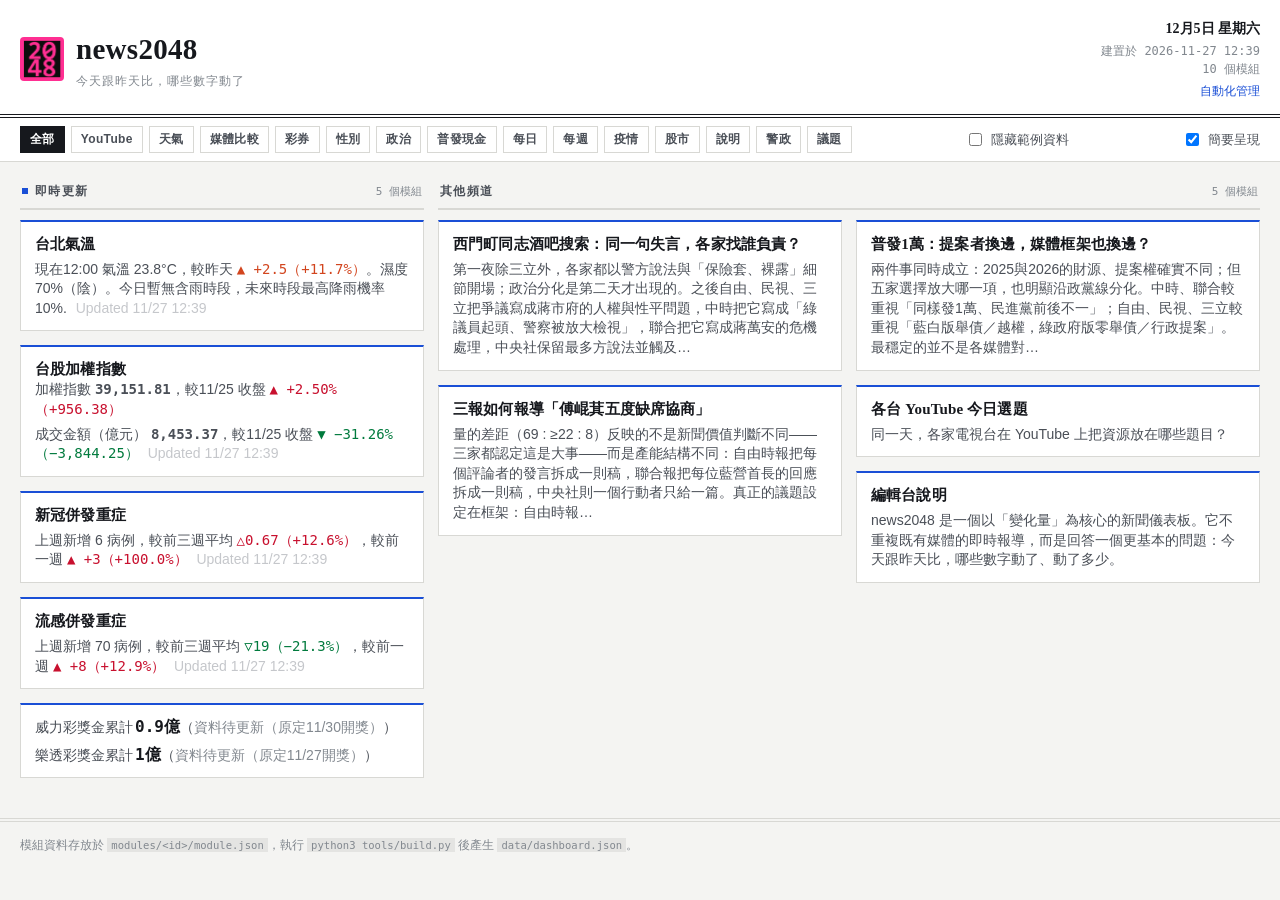
<file: index.html>
<!DOCTYPE html>
<html lang="zh-Hant">
<head>
<meta charset="utf-8">
<meta name="viewport" content="width=device-width, initial-scale=1">
<title>news2048</title>
<meta name="description" content="以「變化量」為核心的新聞儀表板">
<link rel="icon" type="image/png" href="assets/img/favicon.png">
<link rel="stylesheet" href="assets/css/dashboard.css?v=20261009-light">
</head>
<body>

<header class="site-head">
  <div class="wrap head-inner">
    <div class="brand">
      <img class="brand-logo" src="assets/img/logo.png" width="44" height="44" alt="news2048">
      <div class="brand-text">
        <h1>news2048</h1>
        <p class="tagline">今天跟昨天比，哪些數字動了</p>
      </div>
    </div>
    <div class="build-info">
      <span class="current-date" id="current-date">—</span>
      <span id="build-time">—</span>
      <span id="build-count"></span>
      <a class="management-link" href="automation.html">自動化管理</a>
    </div>
  </div>
</header>

<nav class="filter-bar">
  <div class="wrap filter-inner">
    <div class="chips" id="tag-filters"></div>
    <label class="toggle">
      <input type="checkbox" id="hide-sample">
      <span>隱藏範例資料</span>
    </label>
    <label class="toggle">
      <input type="checkbox" id="compact-all" checked>
      <span>簡要呈現</span>
    </label>
  </div>
</nav>

<main class="wrap">
  <div class="grid" id="grid"></div>
  <p class="empty" id="empty" hidden>沒有符合條件的模組。</p>
</main>

<div class="detail-modal" id="detail-modal" hidden>
  <div class="detail-modal-backdrop" data-close-modal></div>
  <section class="detail-modal-panel" role="dialog" aria-modal="true" aria-labelledby="detail-modal-title">
    <div class="detail-modal-head">
      <h2 id="detail-modal-title">詳細閱讀</h2>
      <button class="detail-modal-close" type="button" aria-label="關閉詳細閱讀" data-close-modal>×</button>
    </div>
    <div class="detail-modal-content" id="detail-modal-content"></div>
  </section>
</div>

<footer class="site-foot">
  <div class="wrap">
    <p>模組資料存放於 <code>modules/&lt;id&gt;/module.json</code>，執行 <code>python3 tools/build.py</code> 後產生 <code>data/dashboard.json</code>。</p>
  </div>
</footer>

<script src="assets/js/app.js?v=20260910-logo"></script>
</body>
</html>
</file>
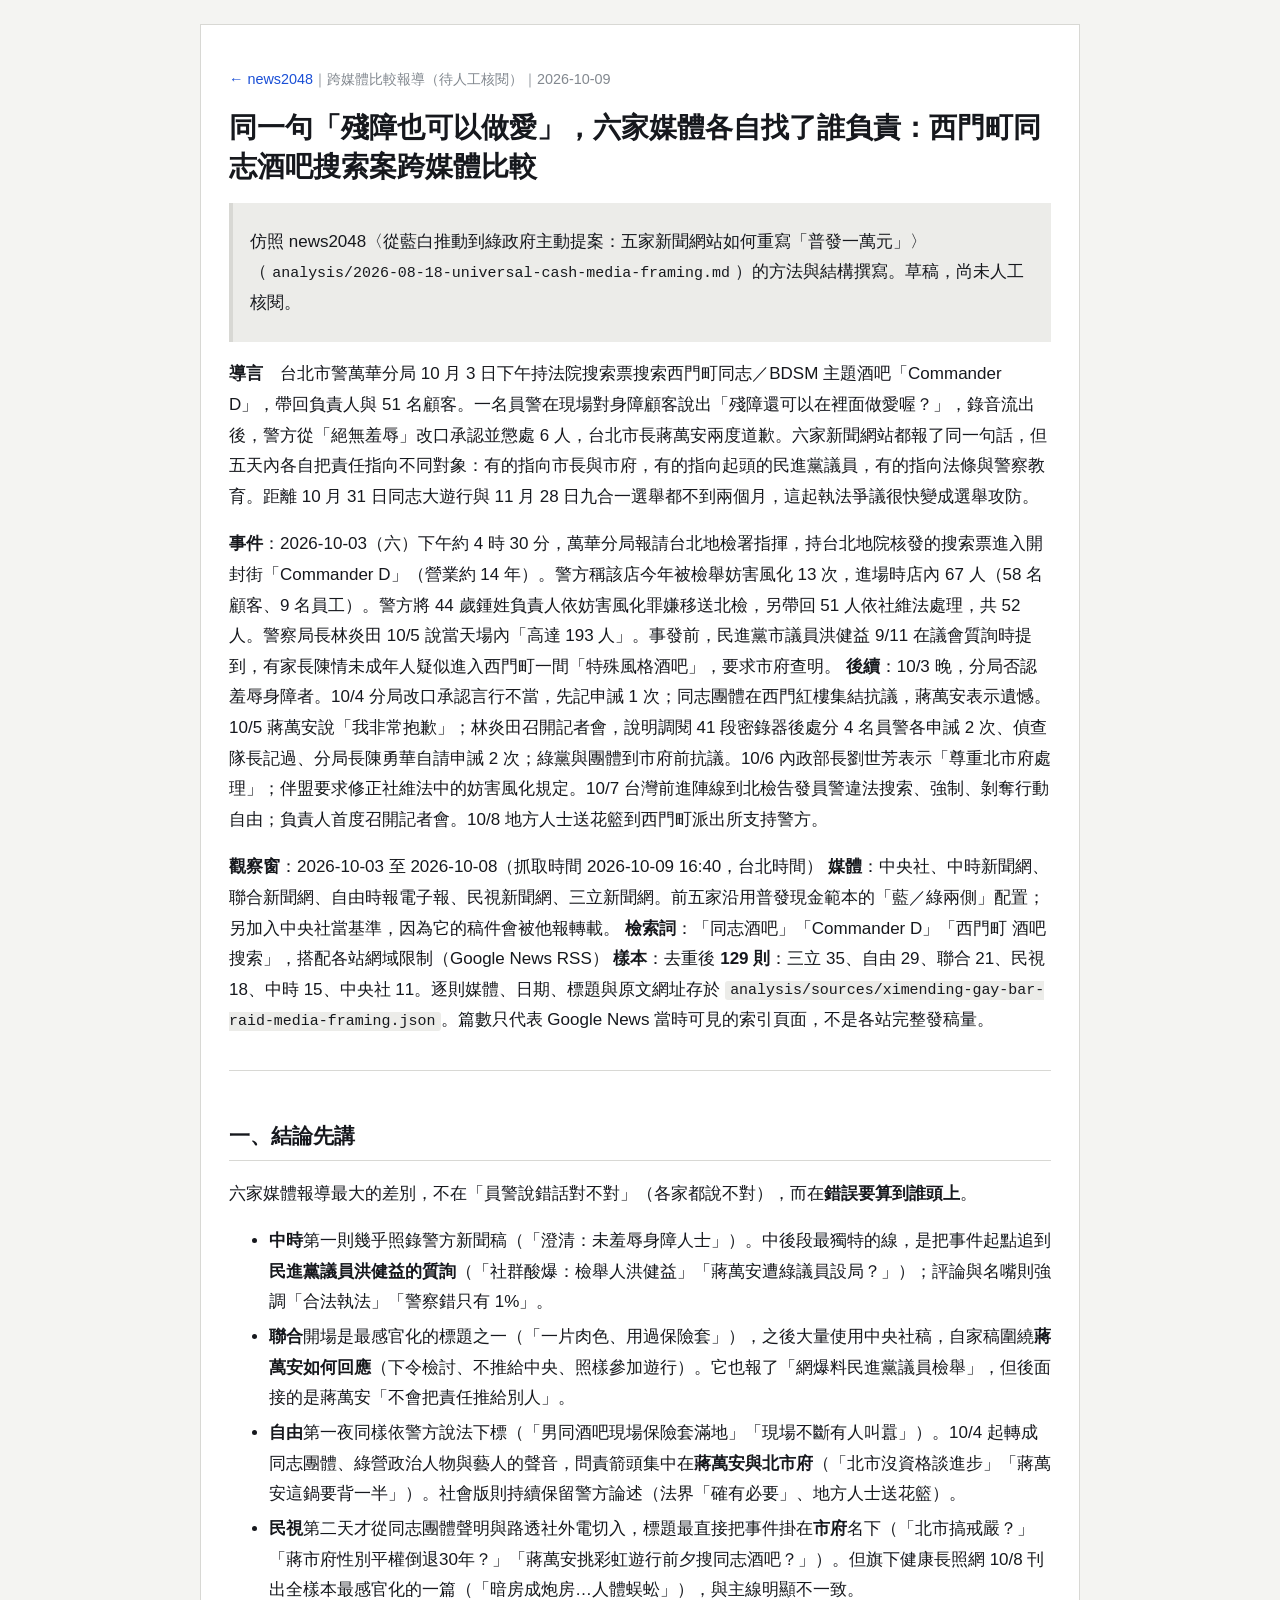
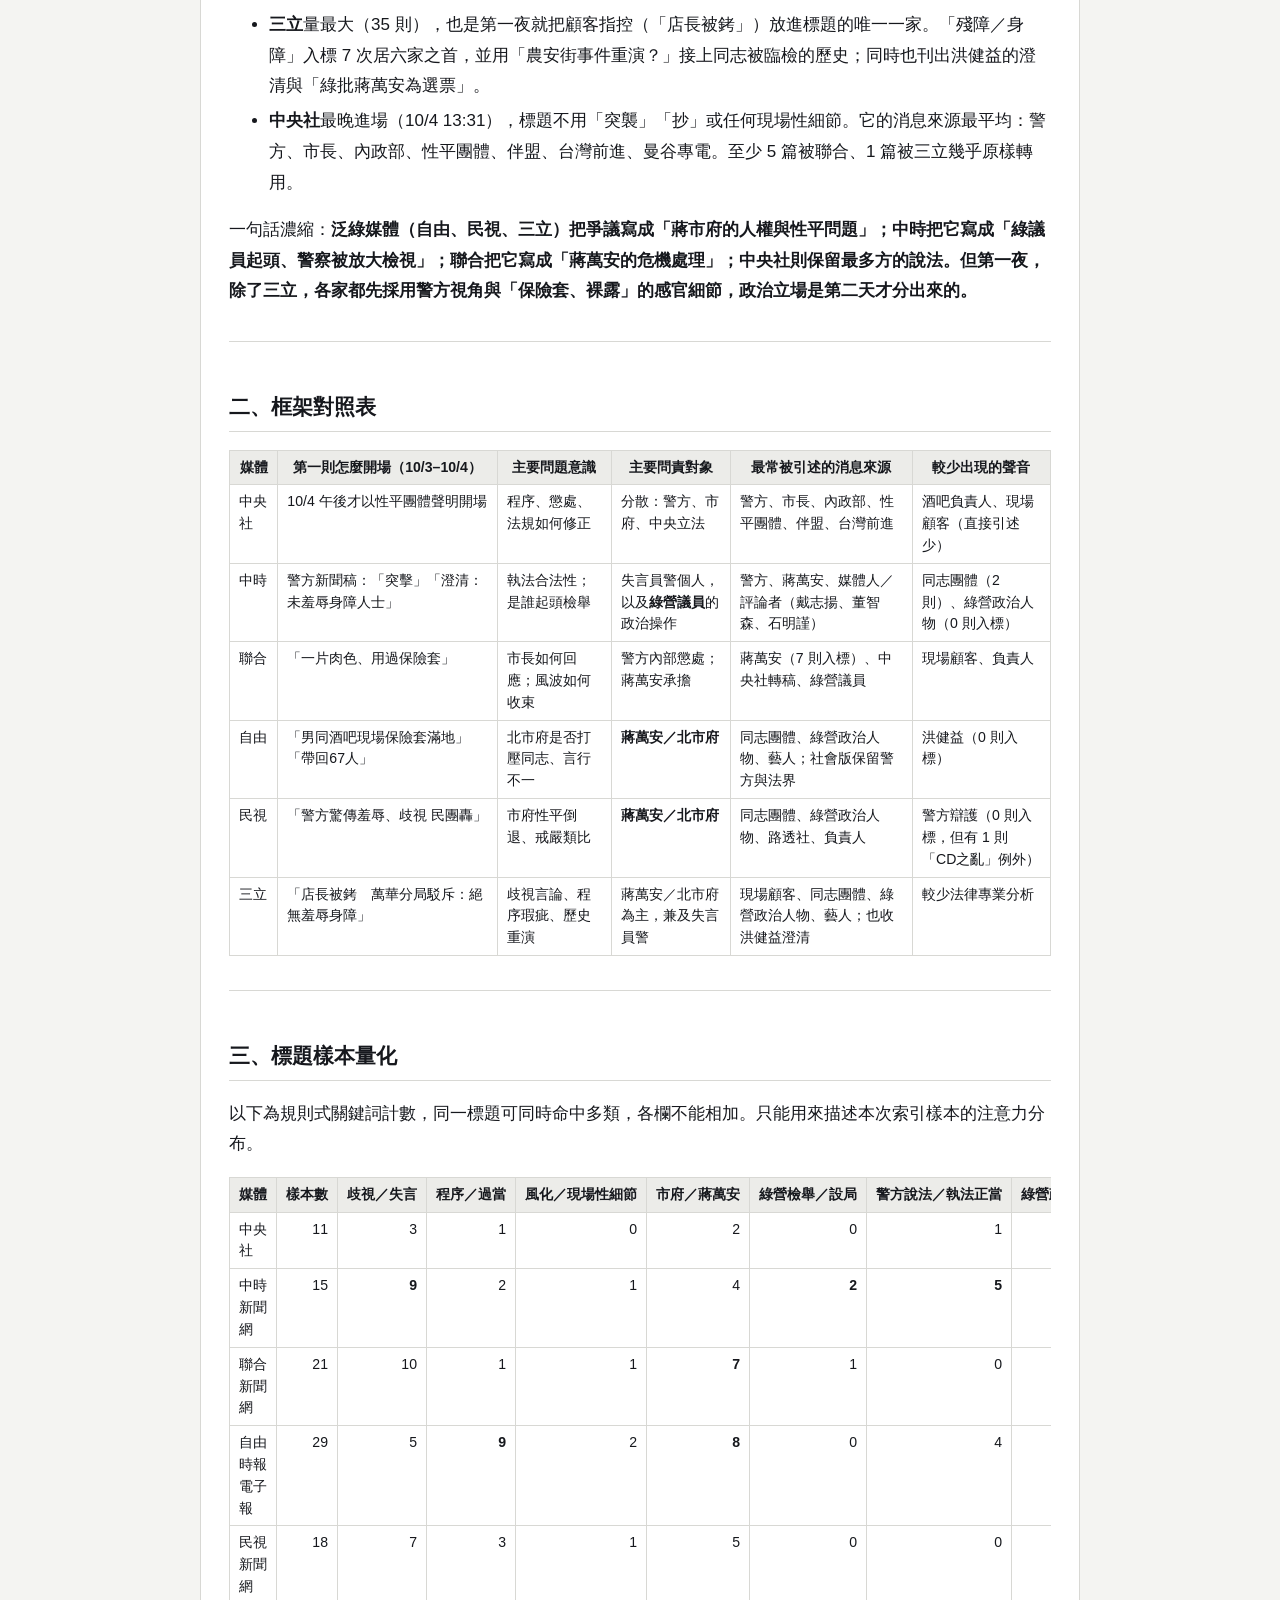
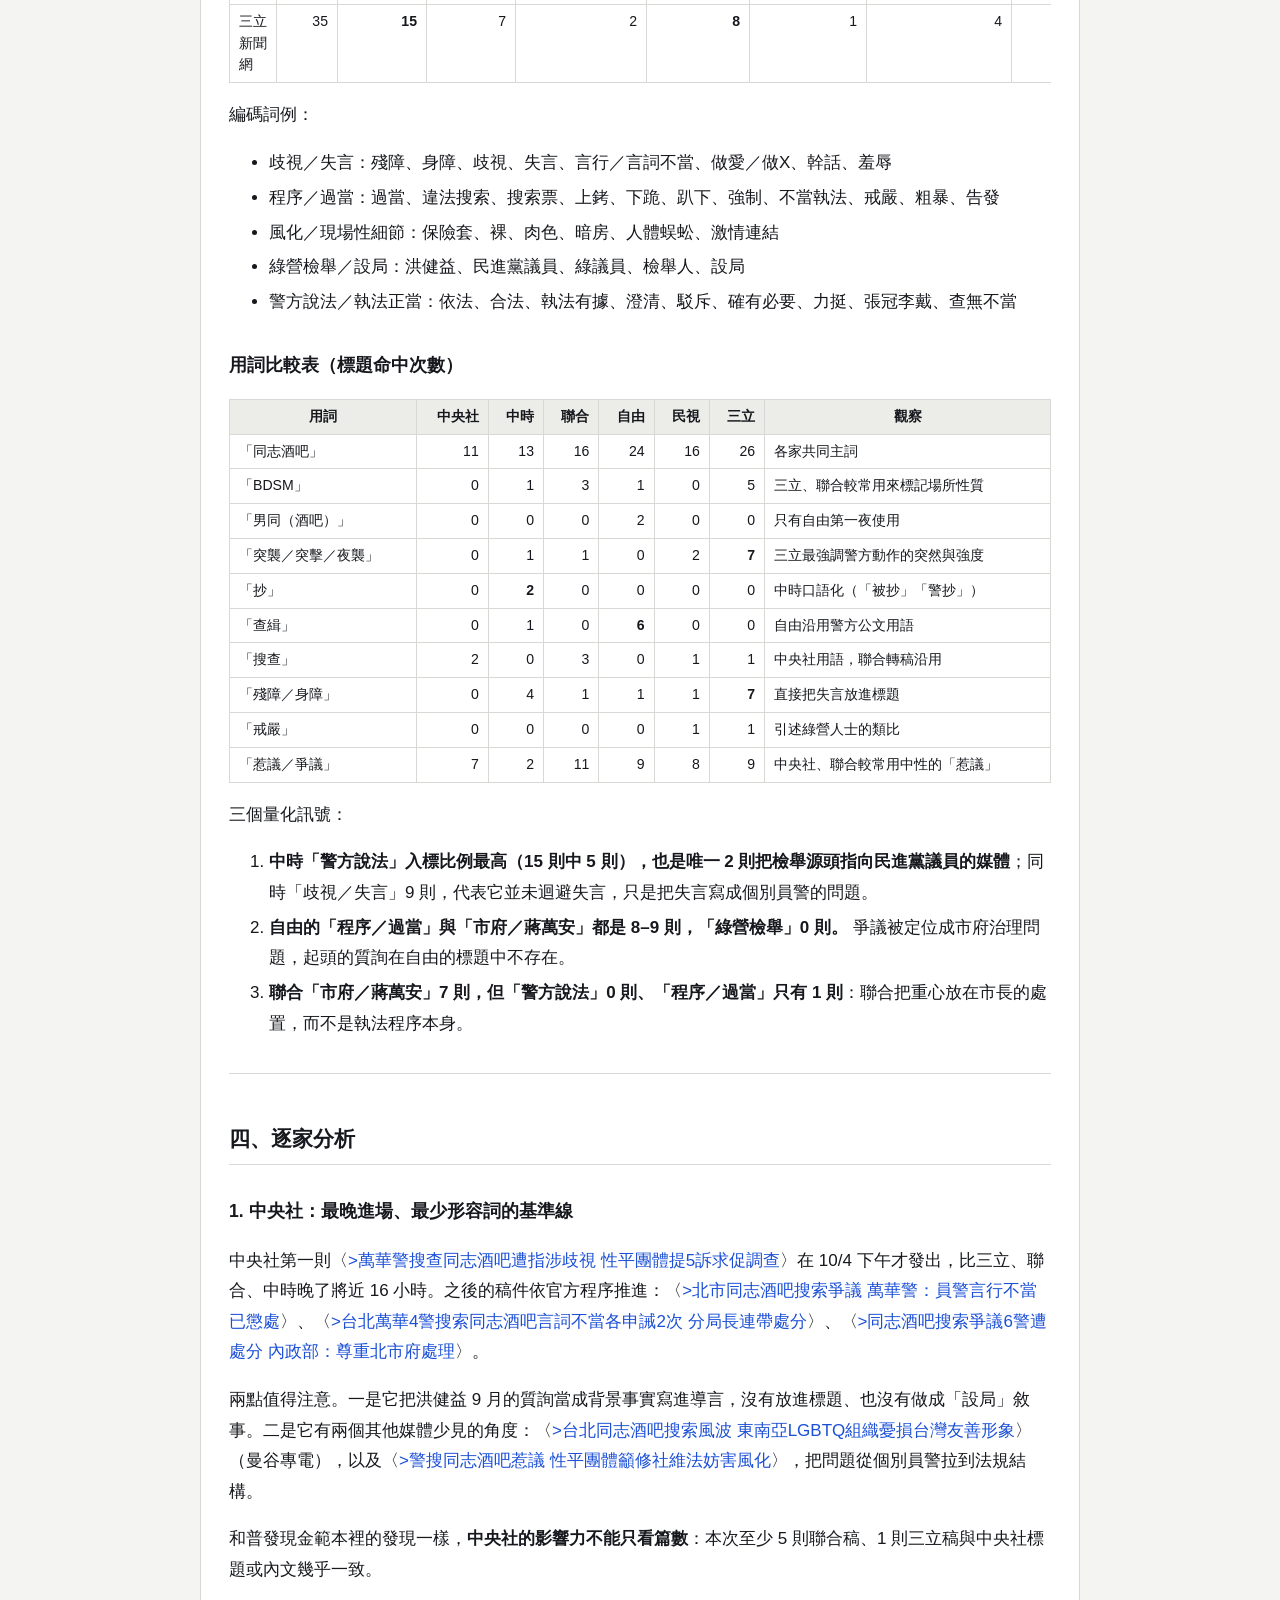
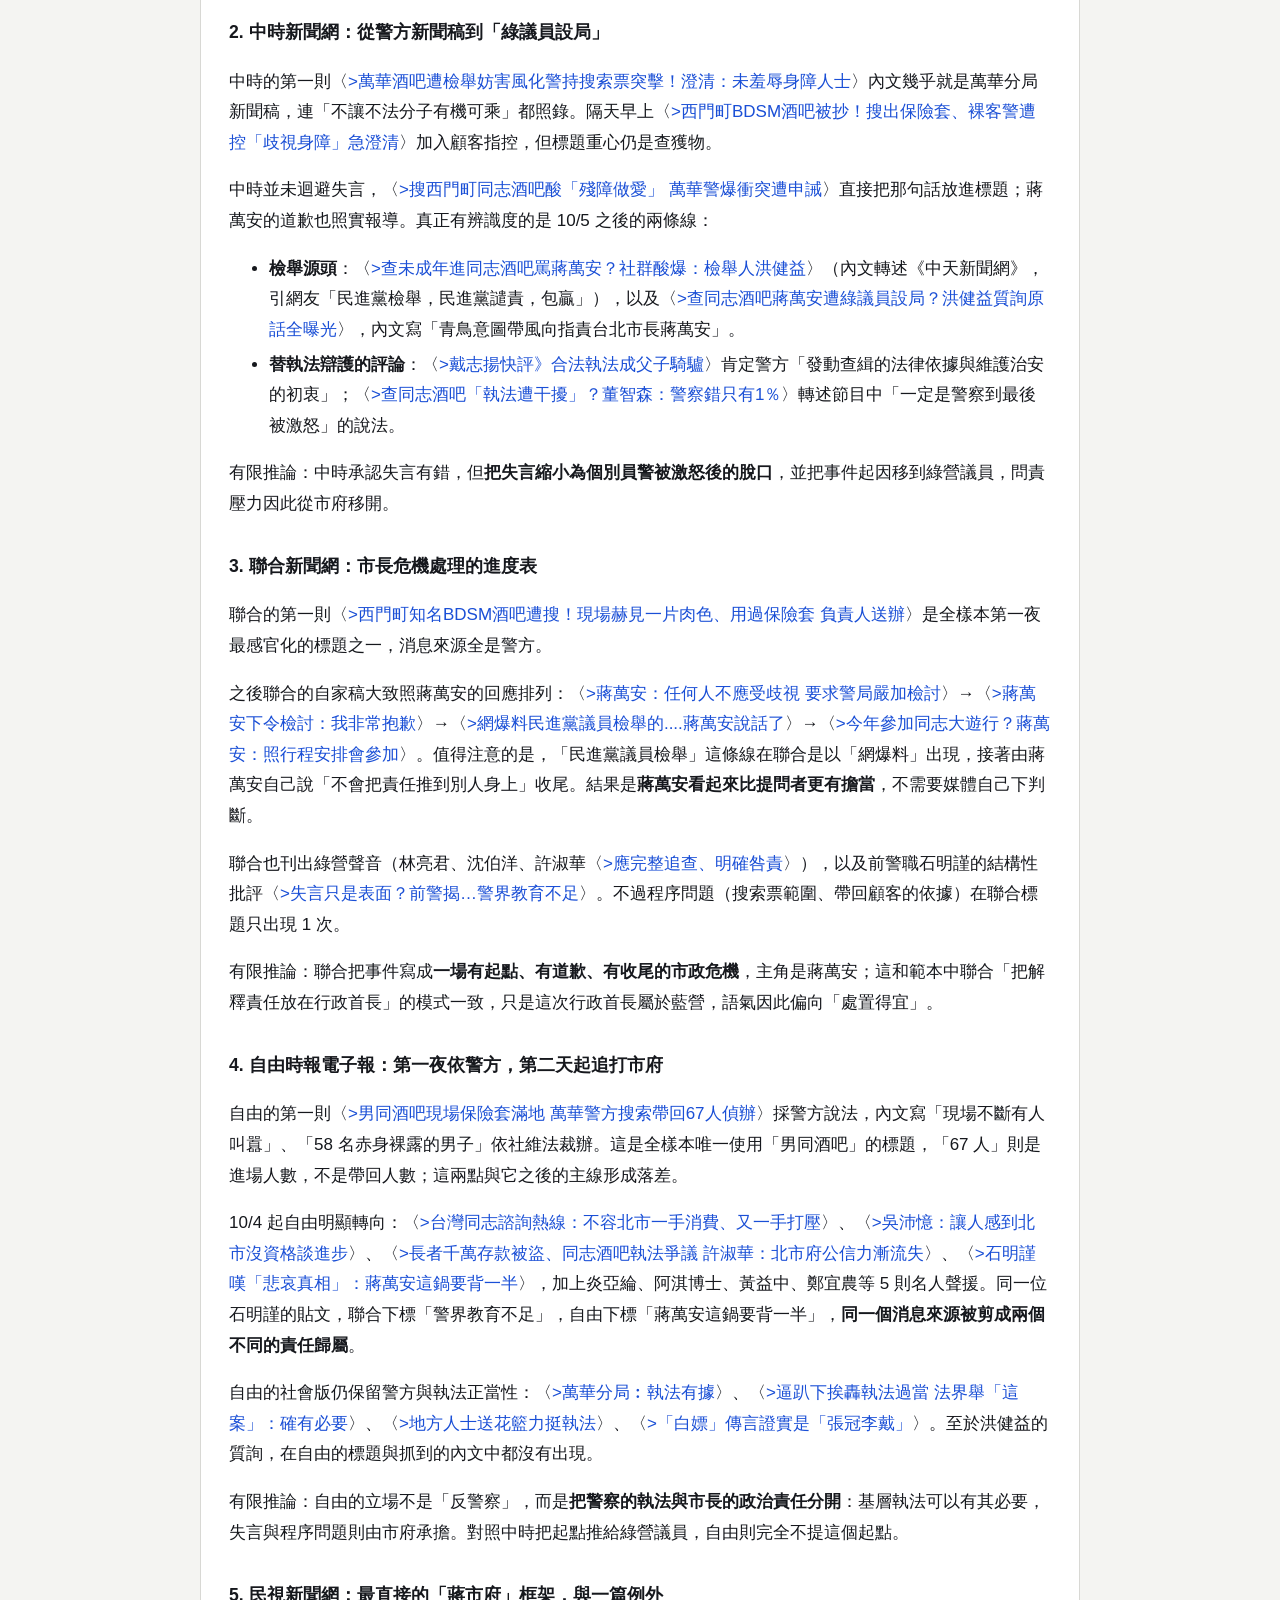
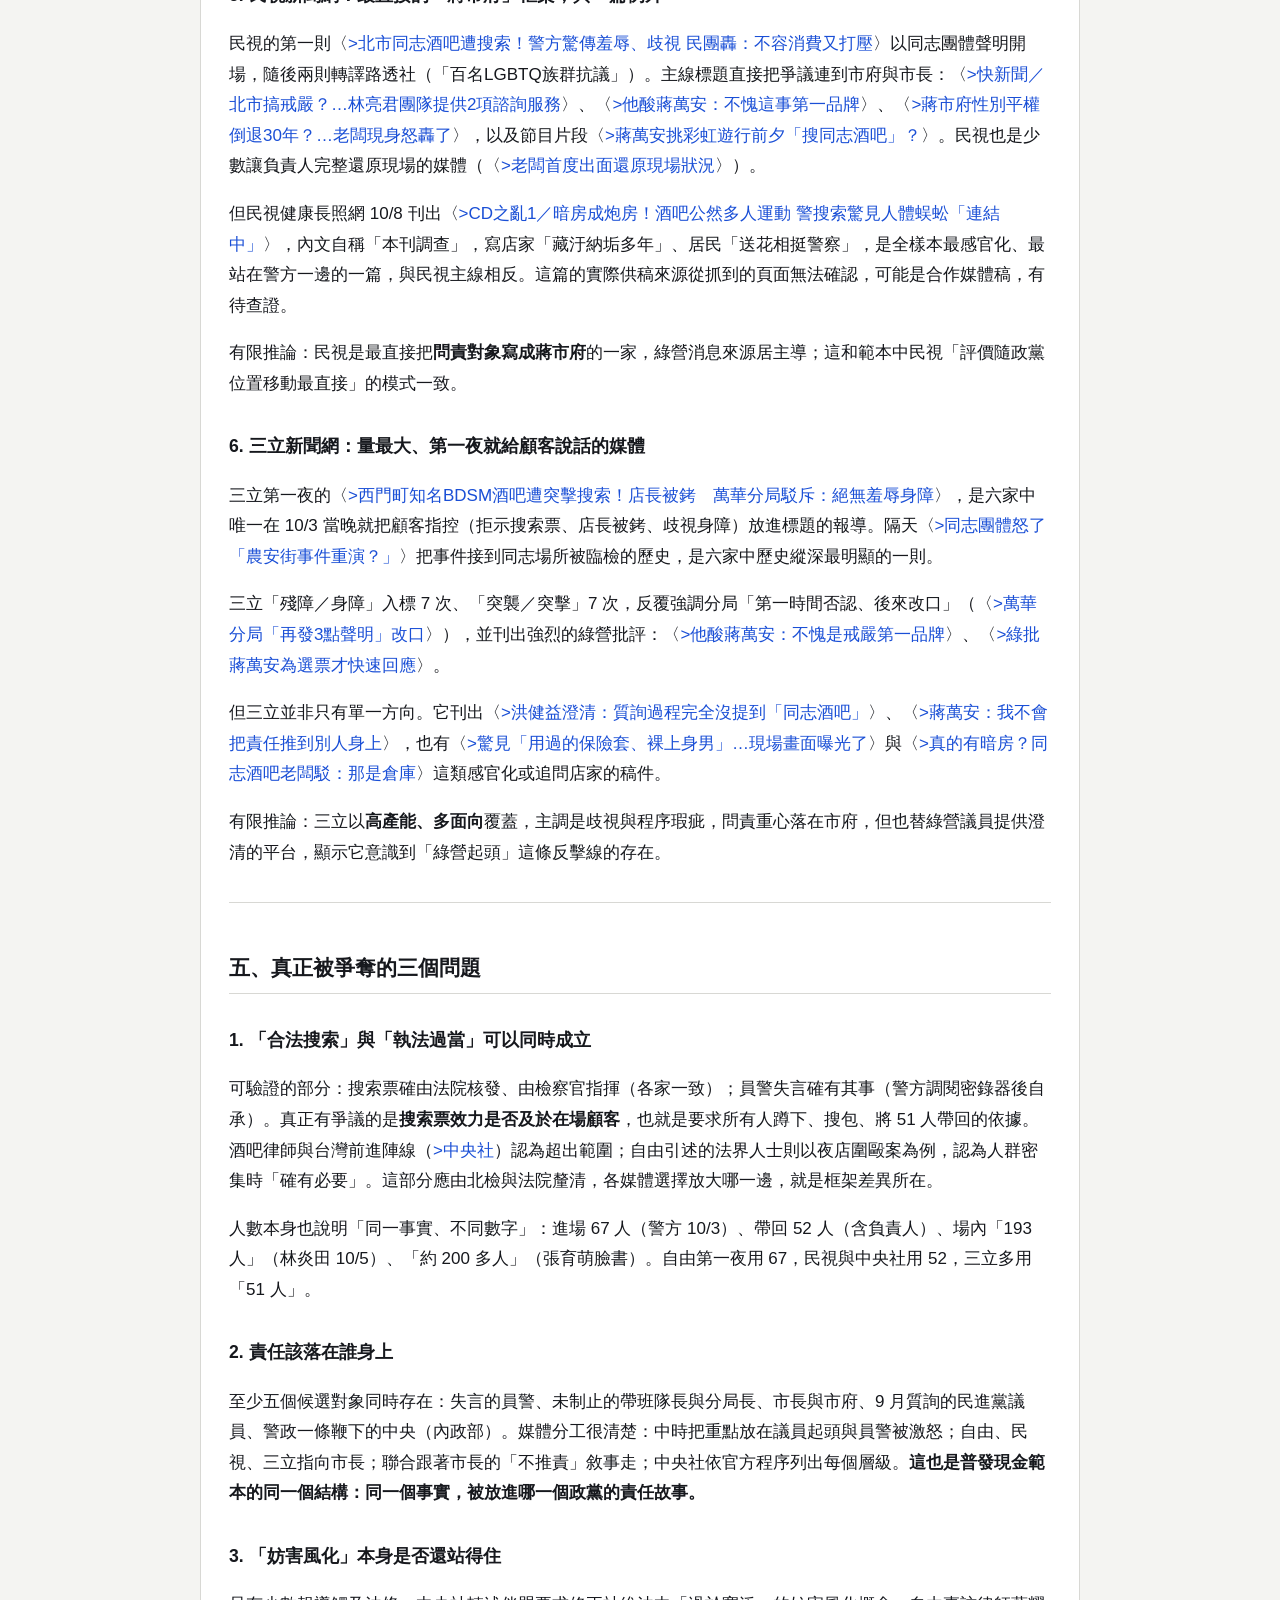
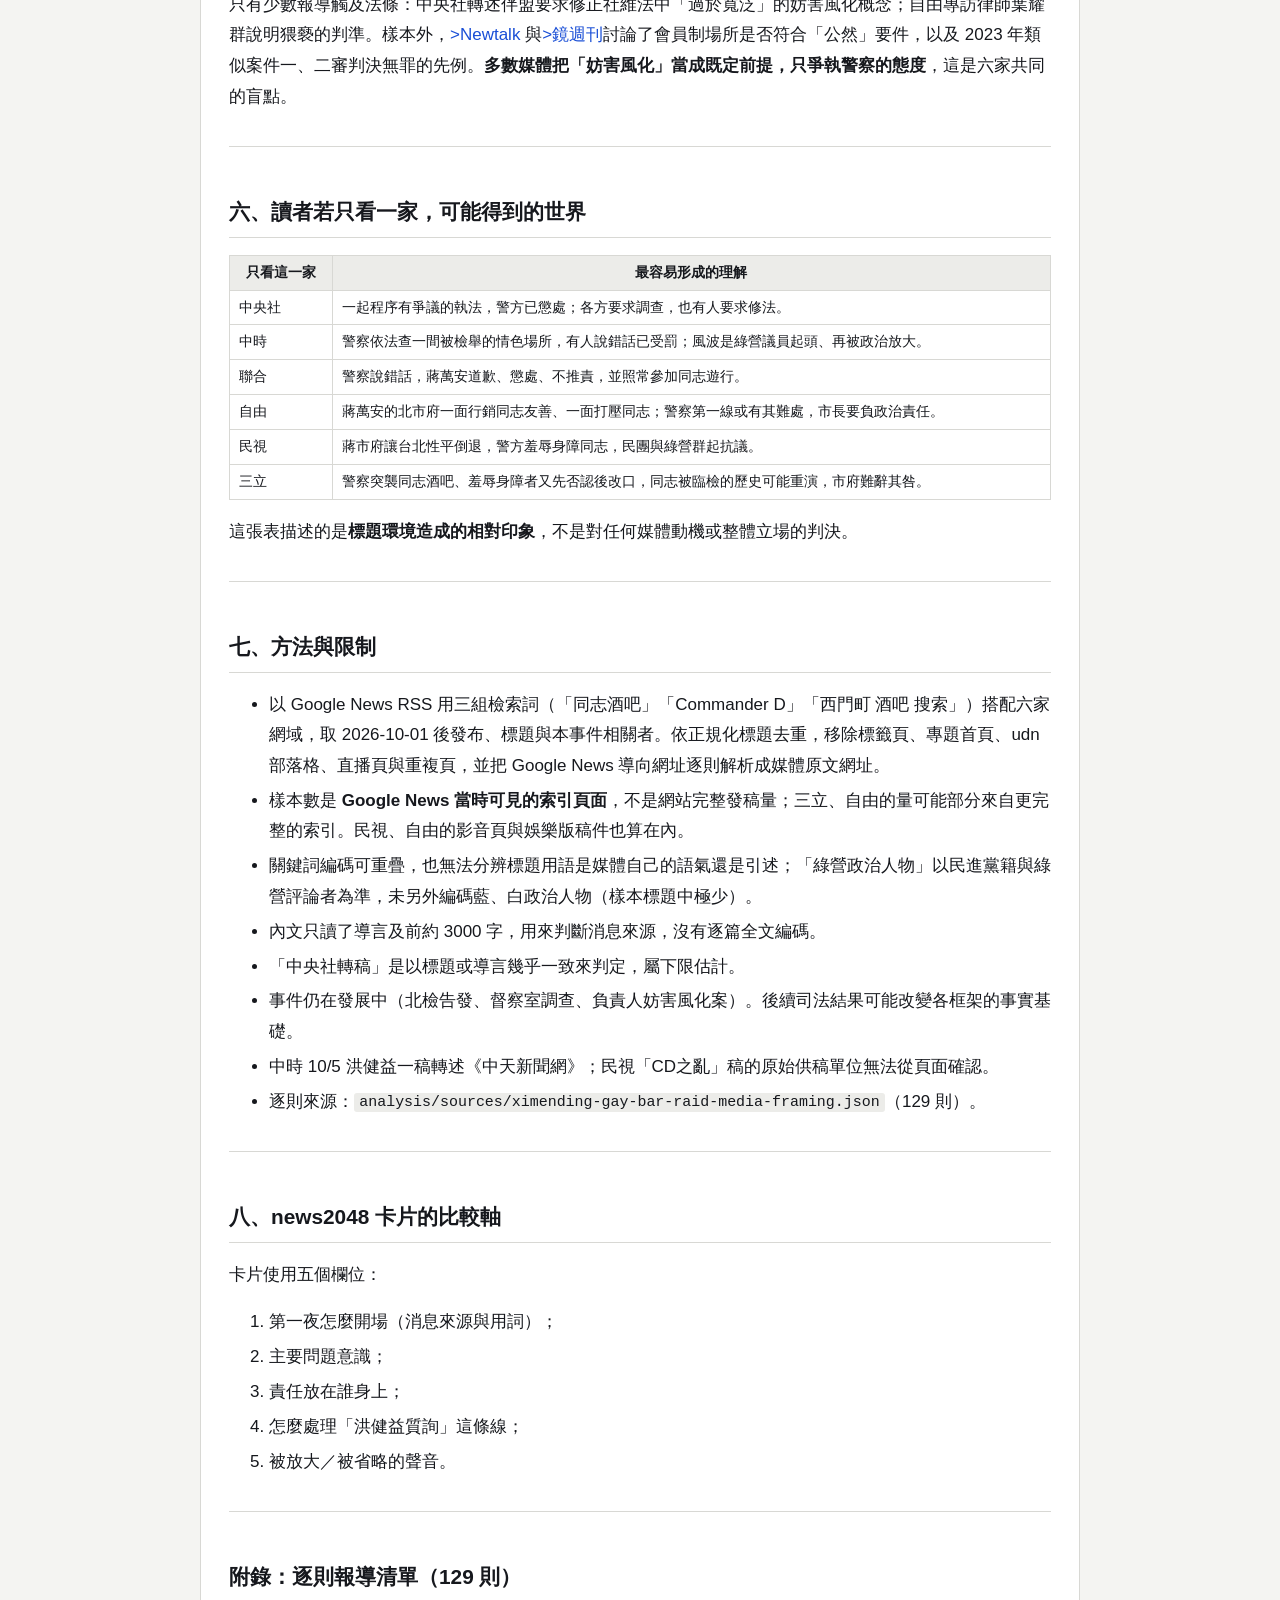
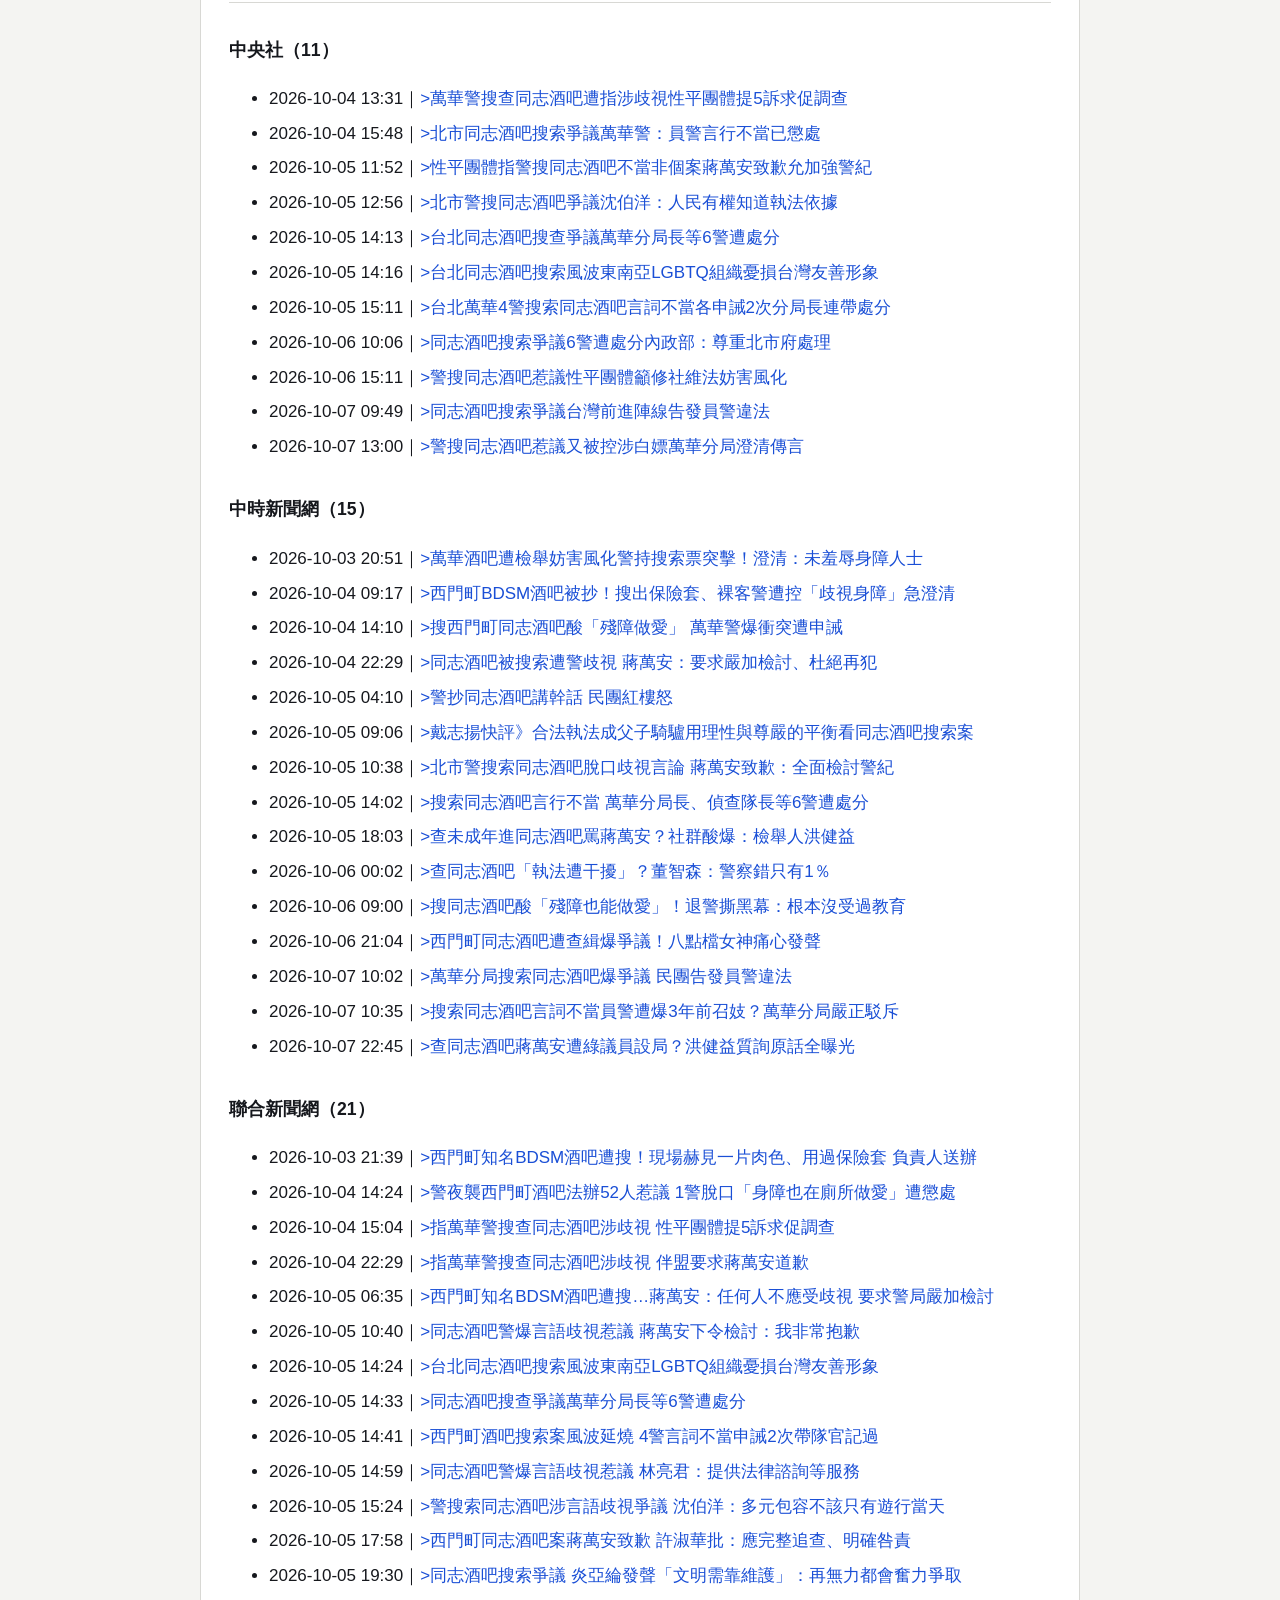
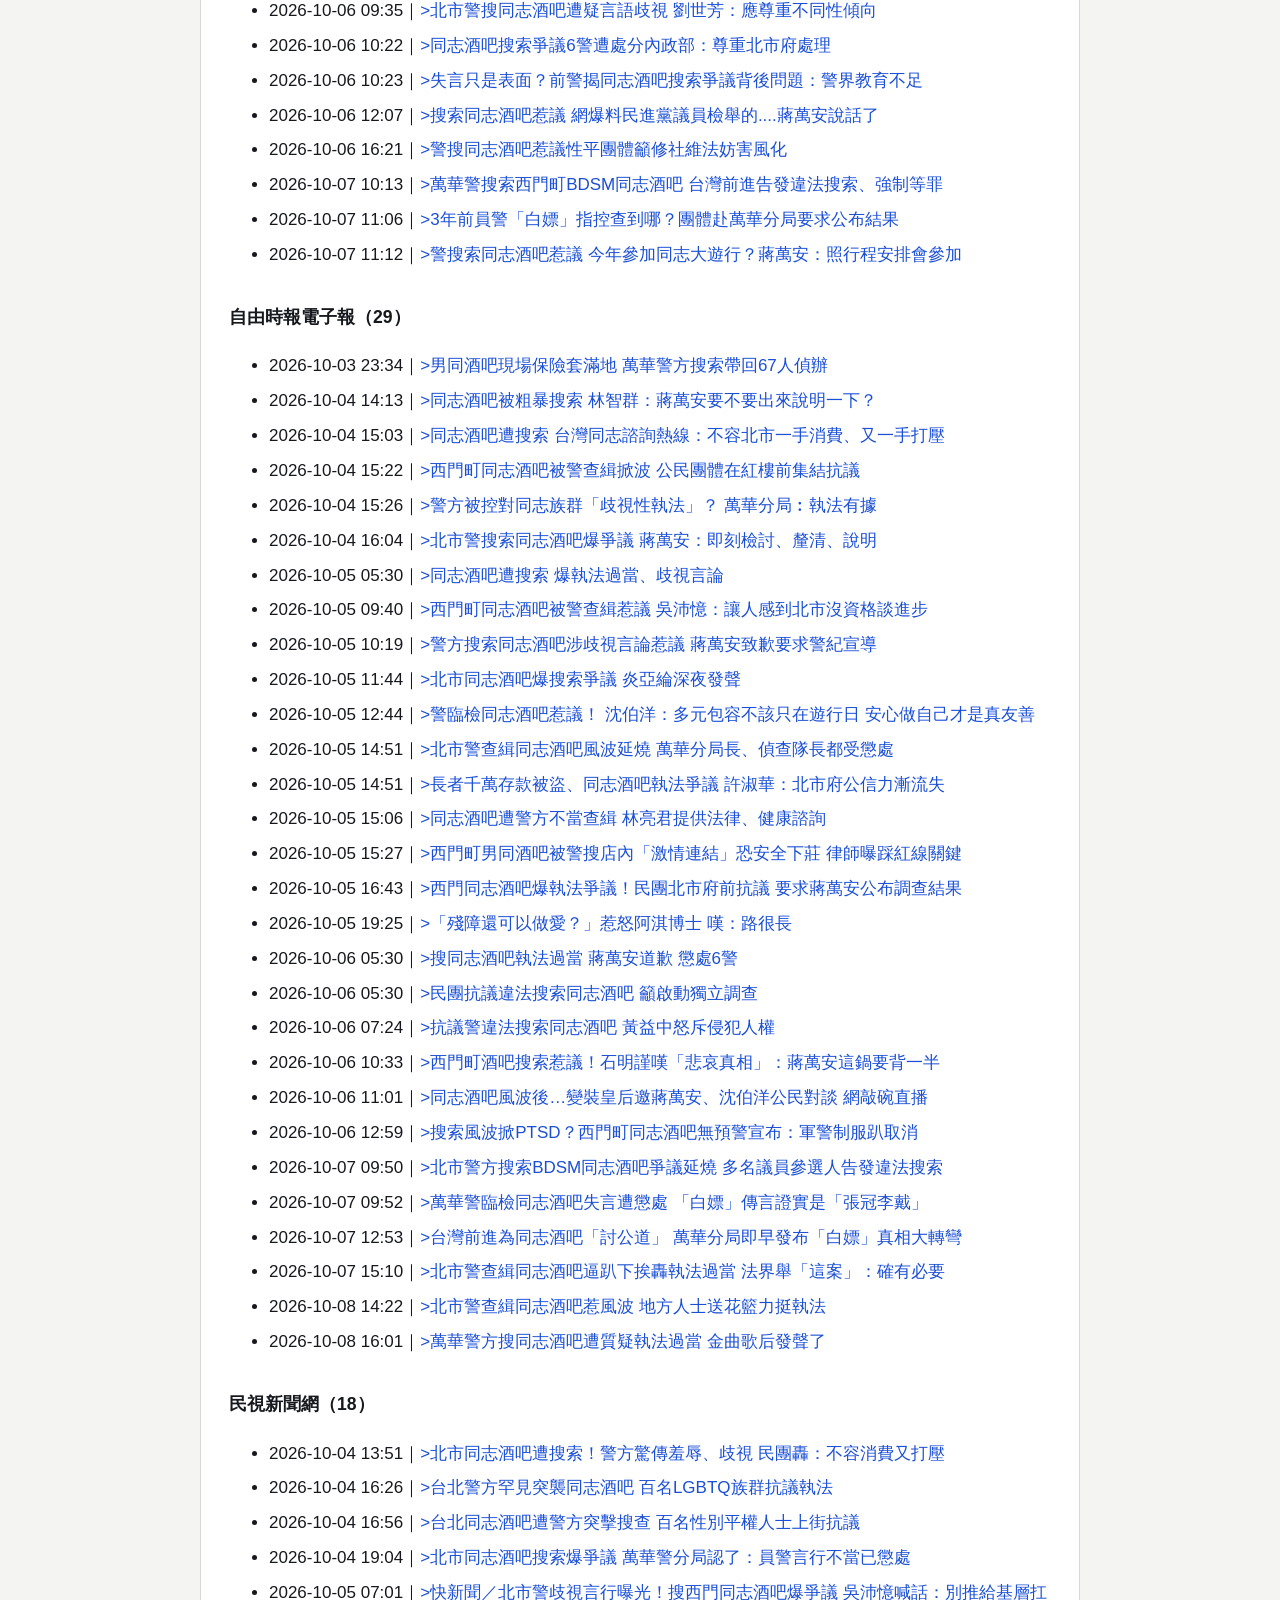
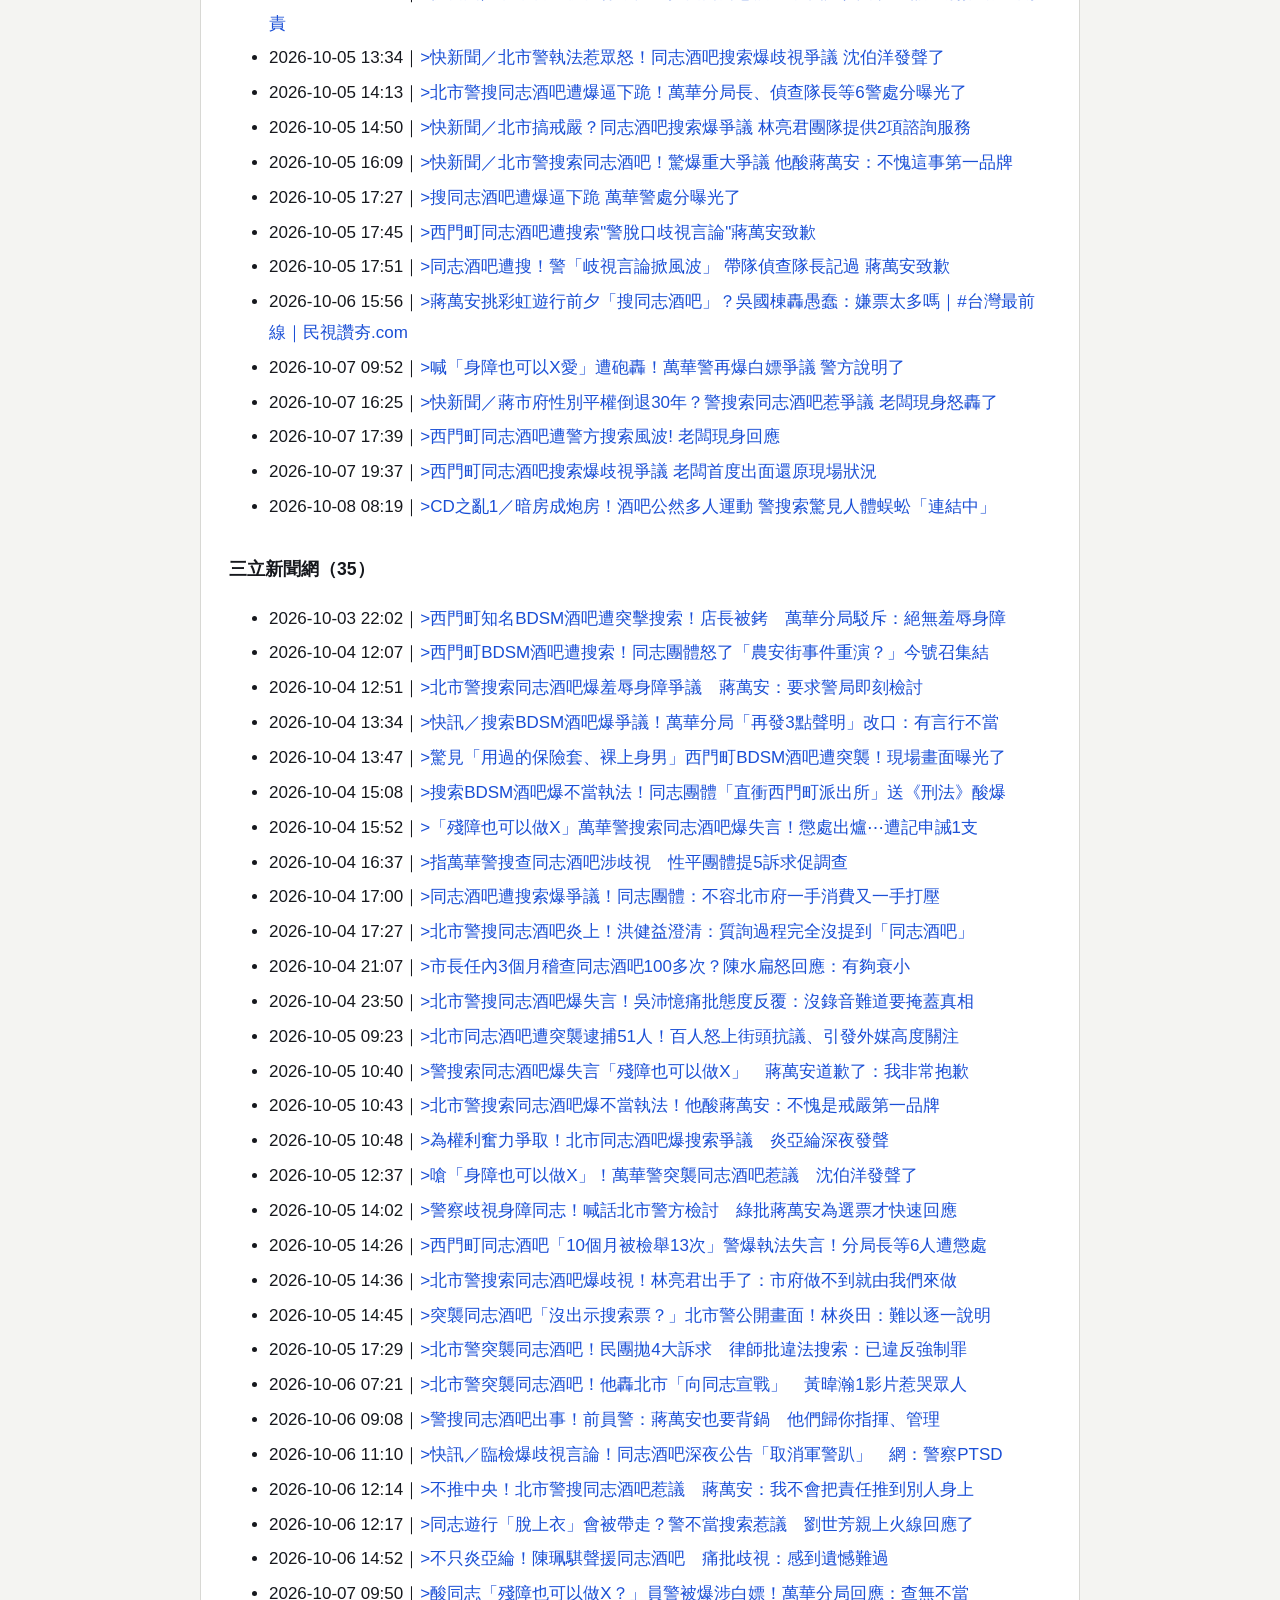
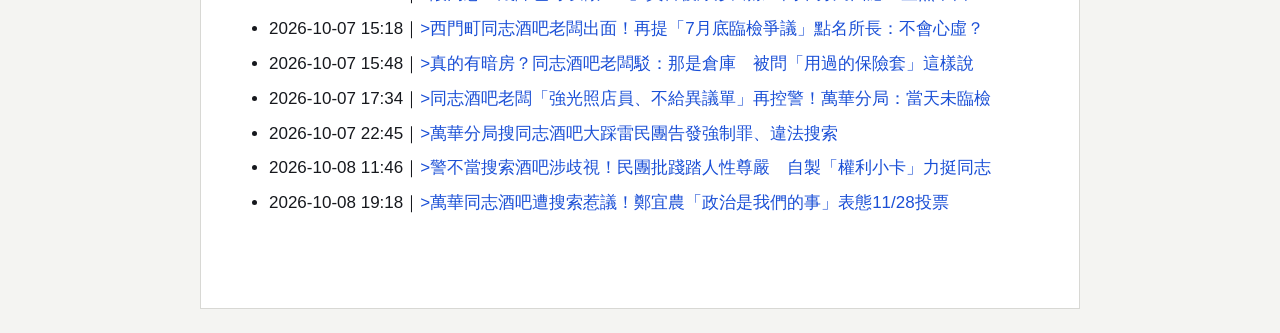
<file: reports/2026-10-09-ximending-gay-bar-raid/index.html>
<!DOCTYPE html>
<html lang="zh-Hant-TW">
<head>
<meta charset="utf-8">
<meta name="viewport" content="width=device-width, initial-scale=1">
<meta name="color-scheme" content="light">
<meta name="robots" content="noindex">
<title>同一句「殘障也可以做愛」，六家媒體各自找了誰負責：西門町同志酒吧搜索案跨媒體比較</title>
<meta name="description" content="2026 年 10 月台北西門町同志酒吧搜索案，中央社、中時、聯合、自由、民視、三立 129 則報導的框架、消息來源與用詞比較。">
<style>
:root{--bg:#f4f4f2;--surface:#ffffff;--fg:#16181d;--ink2:#4a4f57;--muted:#82888f;--line:#d8d8d4;--accent:#1a4fd6;--soft:#ecece9;color-scheme:light}
*{box-sizing:border-box}
body{margin:0;background:var(--bg);color:var(--fg);font-family:"Avenir Next","PingFang TC","Noto Sans TC","Microsoft JhengHei",sans-serif;line-height:1.8;font-size:17px}
main{max-width:880px;margin:24px auto;padding:28px 28px 72px;background:var(--surface);border:1px solid var(--line)}
h1{font-family:"Iowan Old Style",Baskerville,"Songti TC","Noto Serif TC","PMingLiU",serif;font-size:1.75rem;line-height:1.4;margin:.2em 0 .6em}
h2{font-size:1.3rem;margin-top:2.2em;padding-bottom:.3em;border-bottom:1px solid var(--line)}
h3{font-size:1.1rem;margin-top:1.8em}
p,li{color:var(--fg)}
a{color:var(--accent);text-decoration:none} a:hover{text-decoration:underline}
blockquote{margin:1em 0;padding:.4em 1em;border-left:4px solid var(--line);color:var(--ink2);background:var(--soft)}
hr{border:0;border-top:1px solid var(--line);margin:2em 0}
.tw{overflow-x:auto;-webkit-overflow-scrolling:touch;margin:1em 0}
table{border-collapse:collapse;font-size:.88rem;line-height:1.55;min-width:100%;background:var(--surface)}
th,td{border:1px solid var(--line);padding:6px 9px;vertical-align:top}
th{background:var(--soft);color:var(--fg);white-space:nowrap}
code{background:var(--soft);padding:.1em .35em;border-radius:3px;font-size:.88em}
li{margin:.25em 0}
.meta{color:var(--muted);font-size:.9rem}
@media (max-width:640px){body{font-size:16px}h1{font-size:1.4rem}main{margin:0;border:0;padding:20px 14px 60px}}
</style>
</head>
<body>
<main>
<p class="meta"><a href="../../">← news2048</a>｜跨媒體比較報導（待人工核閱）｜2026-10-09</p>
<h1>同一句「殘障也可以做愛」，六家媒體各自找了誰負責：西門町同志酒吧搜索案跨媒體比較</h1>
<blockquote>
<p>仿照 news2048〈從藍白推動到綠政府主動提案：五家新聞網站如何重寫「普發一萬元」〉（<code>analysis/2026-08-18-universal-cash-media-framing.md</code>）的方法與結構撰寫。草稿，尚未人工核閱。</p>
</blockquote>
<p><strong>導言</strong>　台北市警萬華分局 10 月 3 日下午持法院搜索票搜索西門町同志／BDSM 主題酒吧「Commander D」，帶回負責人與 51 名顧客。一名員警在現場對身障顧客說出「殘障還可以在裡面做愛喔？」，錄音流出後，警方從「絕無羞辱」改口承認並懲處 6 人，台北市長蔣萬安兩度道歉。六家新聞網站都報了同一句話，但五天內各自把責任指向不同對象：有的指向市長與市府，有的指向起頭的民進黨議員，有的指向法條與警察教育。距離 10 月 31 日同志大遊行與 11 月 28 日九合一選舉都不到兩個月，這起執法爭議很快變成選舉攻防。</p>
<p><strong>事件</strong>：2026-10-03（六）下午約 4 時 30 分，萬華分局報請台北地檢署指揮，持台北地院核發的搜索票進入開封街「Commander D」（營業約 14 年）。警方稱該店今年被檢舉妨害風化 13 次，進場時店內 67 人（58 名顧客、9 名員工）。警方將 44 歲鍾姓負責人依妨害風化罪嫌移送北檢，另帶回 51 人依社維法處理，共 52 人。警察局長林炎田 10/5 說當天場內「高達 193 人」。事發前，民進黨市議員洪健益 9/11 在議會質詢時提到，有家長陳情未成年人疑似進入西門町一間「特殊風格酒吧」，要求市府查明。
<strong>後續</strong>：10/3 晚，分局否認羞辱身障者。10/4 分局改口承認言行不當，先記申誡 1 次；同志團體在西門紅樓集結抗議，蔣萬安表示遺憾。10/5 蔣萬安說「我非常抱歉」；林炎田召開記者會，說明調閱 41 段密錄器後處分 4 名員警各申誡 2 次、偵查隊長記過、分局長陳勇華自請申誡 2 次；綠黨與團體到市府前抗議。10/6 內政部長劉世芳表示「尊重北市府處理」；伴盟要求修正社維法中的妨害風化規定。10/7 台灣前進陣線到北檢告發員警違法搜索、強制、剝奪行動自由；負責人首度召開記者會。10/8 地方人士送花籃到西門町派出所支持警方。</p>
<p><strong>觀察窗</strong>：2026-10-03 至 2026-10-08（抓取時間 2026-10-09 16:40，台北時間）
<strong>媒體</strong>：中央社、中時新聞網、聯合新聞網、自由時報電子報、民視新聞網、三立新聞網。前五家沿用普發現金範本的「藍／綠兩側」配置；另加入中央社當基準，因為它的稿件會被他報轉載。
<strong>檢索詞</strong>：「同志酒吧」「Commander D」「西門町 酒吧 搜索」，搭配各站網域限制（Google News RSS）
<strong>樣本</strong>：去重後 <strong>129 則</strong>：三立 35、自由 29、聯合 21、民視 18、中時 15、中央社 11。逐則媒體、日期、標題與原文網址存於 <code>analysis/sources/ximending-gay-bar-raid-media-framing.json</code>。篇數只代表 Google News 當時可見的索引頁面，不是各站完整發稿量。</p>
<hr />
<h2>一、結論先講</h2>
<p>六家媒體報導最大的差別，不在「員警說錯話對不對」（各家都說不對），而在<strong>錯誤要算到誰頭上</strong>。</p>
<ul>
<li><strong>中時</strong>第一則幾乎照錄警方新聞稿（「澄清：未羞辱身障人士」）。中後段最獨特的線，是把事件起點追到<strong>民進黨議員洪健益的質詢</strong>（「社群酸爆：檢舉人洪健益」「蔣萬安遭綠議員設局？」）；評論與名嘴則強調「合法執法」「警察錯只有 1%」。</li>
<li><strong>聯合</strong>開場是最感官化的標題之一（「一片肉色、用過保險套」），之後大量使用中央社稿，自家稿圍繞<strong>蔣萬安如何回應</strong>（下令檢討、不推給中央、照樣參加遊行）。它也報了「網爆料民進黨議員檢舉」，但後面接的是蔣萬安「不會把責任推給別人」。</li>
<li><strong>自由</strong>第一夜同樣依警方說法下標（「男同酒吧現場保險套滿地」「現場不斷有人叫囂」）。10/4 起轉成同志團體、綠營政治人物與藝人的聲音，問責箭頭集中在<strong>蔣萬安與北市府</strong>（「北市沒資格談進步」「蔣萬安這鍋要背一半」）。社會版則持續保留警方論述（法界「確有必要」、地方人士送花籃）。</li>
<li><strong>民視</strong>第二天才從同志團體聲明與路透社外電切入，標題最直接把事件掛在<strong>市府</strong>名下（「北市搞戒嚴？」「蔣市府性別平權倒退30年？」「蔣萬安挑彩虹遊行前夕搜同志酒吧？」）。但旗下健康長照網 10/8 刊出全樣本最感官化的一篇（「暗房成炮房…人體蜈蚣」），與主線明顯不一致。</li>
<li><strong>三立</strong>量最大（35 則），也是第一夜就把顧客指控（「店長被銬」）放進標題的唯一一家。「殘障／身障」入標 7 次居六家之首，並用「農安街事件重演？」接上同志被臨檢的歷史；同時也刊出洪健益的澄清與「綠批蔣萬安為選票」。</li>
<li><strong>中央社</strong>最晚進場（10/4 13:31），標題不用「突襲」「抄」或任何現場性細節。它的消息來源最平均：警方、市長、內政部、性平團體、伴盟、台灣前進、曼谷專電。至少 5 篇被聯合、1 篇被三立幾乎原樣轉用。</li>
</ul>
<p>一句話濃縮：<strong>泛綠媒體（自由、民視、三立）把爭議寫成「蔣市府的人權與性平問題」；中時把它寫成「綠議員起頭、警察被放大檢視」；聯合把它寫成「蔣萬安的危機處理」；中央社則保留最多方的說法。但第一夜，除了三立，各家都先採用警方視角與「保險套、裸露」的感官細節，政治立場是第二天才分出來的。</strong></p>
<hr />
<h2>二、框架對照表</h2>
<div class="tw"><table>
<thead>
<tr>
<th>媒體</th>
<th>第一則怎麼開場（10/3–10/4）</th>
<th>主要問題意識</th>
<th>主要問責對象</th>
<th>最常被引述的消息來源</th>
<th>較少出現的聲音</th>
</tr>
</thead>
<tbody>
<tr>
<td>中央社</td>
<td>10/4 午後才以性平團體聲明開場</td>
<td>程序、懲處、法規如何修正</td>
<td>分散：警方、市府、中央立法</td>
<td>警方、市長、內政部、性平團體、伴盟、台灣前進</td>
<td>酒吧負責人、現場顧客（直接引述少）</td>
</tr>
<tr>
<td>中時</td>
<td>警方新聞稿：「突擊」「澄清：未羞辱身障人士」</td>
<td>執法合法性；是誰起頭檢舉</td>
<td>失言員警個人，以及<strong>綠營議員</strong>的政治操作</td>
<td>警方、蔣萬安、媒體人／評論者（戴志揚、董智森、石明謹）</td>
<td>同志團體（2 則）、綠營政治人物（0 則入標）</td>
</tr>
<tr>
<td>聯合</td>
<td>「一片肉色、用過保險套」</td>
<td>市長如何回應；風波如何收束</td>
<td>警方內部懲處；蔣萬安承擔</td>
<td>蔣萬安（7 則入標）、中央社轉稿、綠營議員</td>
<td>現場顧客、負責人</td>
</tr>
<tr>
<td>自由</td>
<td>「男同酒吧現場保險套滿地」「帶回67人」</td>
<td>北市府是否打壓同志、言行不一</td>
<td><strong>蔣萬安／北市府</strong></td>
<td>同志團體、綠營政治人物、藝人；社會版保留警方與法界</td>
<td>洪健益（0 則入標）</td>
</tr>
<tr>
<td>民視</td>
<td>「警方驚傳羞辱、歧視 民團轟」</td>
<td>市府性平倒退、戒嚴類比</td>
<td><strong>蔣萬安／北市府</strong></td>
<td>同志團體、綠營政治人物、路透社、負責人</td>
<td>警方辯護（0 則入標，但有 1 則「CD之亂」例外）</td>
</tr>
<tr>
<td>三立</td>
<td>「店長被銬　萬華分局駁斥：絕無羞辱身障」</td>
<td>歧視言論、程序瑕疵、歷史重演</td>
<td>蔣萬安／北市府為主，兼及失言員警</td>
<td>現場顧客、同志團體、綠營政治人物、藝人；也收洪健益澄清</td>
<td>較少法律專業分析</td>
</tr>
</tbody>
</table></div>
<hr />
<h2>三、標題樣本量化</h2>
<p>以下為規則式關鍵詞計數，同一標題可同時命中多類，各欄不能相加。只能用來描述本次索引樣本的注意力分布。</p>
<div class="tw"><table>
<thead>
<tr>
<th>媒體</th>
<th style="text-align: right;">樣本數</th>
<th style="text-align: right;">歧視／失言</th>
<th style="text-align: right;">程序／過當</th>
<th style="text-align: right;">風化／現場性細節</th>
<th style="text-align: right;">市府／蔣萬安</th>
<th style="text-align: right;">綠營檢舉／設局</th>
<th style="text-align: right;">警方說法／執法正當</th>
<th style="text-align: right;">綠營政治人物</th>
<th style="text-align: right;">名人聲援</th>
<th style="text-align: right;">團體／民團</th>
</tr>
</thead>
<tbody>
<tr>
<td>中央社</td>
<td style="text-align: right;">11</td>
<td style="text-align: right;">3</td>
<td style="text-align: right;">1</td>
<td style="text-align: right;">0</td>
<td style="text-align: right;">2</td>
<td style="text-align: right;">0</td>
<td style="text-align: right;">1</td>
<td style="text-align: right;">1</td>
<td style="text-align: right;">0</td>
<td style="text-align: right;"><strong>5</strong></td>
</tr>
<tr>
<td>中時新聞網</td>
<td style="text-align: right;">15</td>
<td style="text-align: right;"><strong>9</strong></td>
<td style="text-align: right;">2</td>
<td style="text-align: right;">1</td>
<td style="text-align: right;">4</td>
<td style="text-align: right;"><strong>2</strong></td>
<td style="text-align: right;"><strong>5</strong></td>
<td style="text-align: right;">0</td>
<td style="text-align: right;">1</td>
<td style="text-align: right;">2</td>
</tr>
<tr>
<td>聯合新聞網</td>
<td style="text-align: right;">21</td>
<td style="text-align: right;">10</td>
<td style="text-align: right;">1</td>
<td style="text-align: right;">1</td>
<td style="text-align: right;"><strong>7</strong></td>
<td style="text-align: right;">1</td>
<td style="text-align: right;">0</td>
<td style="text-align: right;">3</td>
<td style="text-align: right;">1</td>
<td style="text-align: right;">5</td>
</tr>
<tr>
<td>自由時報電子報</td>
<td style="text-align: right;">29</td>
<td style="text-align: right;">5</td>
<td style="text-align: right;"><strong>9</strong></td>
<td style="text-align: right;">2</td>
<td style="text-align: right;"><strong>8</strong></td>
<td style="text-align: right;">0</td>
<td style="text-align: right;">4</td>
<td style="text-align: right;"><strong>5</strong></td>
<td style="text-align: right;"><strong>5</strong></td>
<td style="text-align: right;">5</td>
</tr>
<tr>
<td>民視新聞網</td>
<td style="text-align: right;">18</td>
<td style="text-align: right;">7</td>
<td style="text-align: right;">3</td>
<td style="text-align: right;">1</td>
<td style="text-align: right;">5</td>
<td style="text-align: right;">0</td>
<td style="text-align: right;">0</td>
<td style="text-align: right;">4</td>
<td style="text-align: right;">0</td>
<td style="text-align: right;">2</td>
</tr>
<tr>
<td>三立新聞網</td>
<td style="text-align: right;">35</td>
<td style="text-align: right;"><strong>15</strong></td>
<td style="text-align: right;">7</td>
<td style="text-align: right;">2</td>
<td style="text-align: right;"><strong>8</strong></td>
<td style="text-align: right;">1</td>
<td style="text-align: right;">4</td>
<td style="text-align: right;">4</td>
<td style="text-align: right;">4</td>
<td style="text-align: right;"><strong>7</strong></td>
</tr>
</tbody>
</table></div>
<p>編碼詞例：</p>
<ul>
<li>歧視／失言：殘障、身障、歧視、失言、言行／言詞不當、做愛／做X、幹話、羞辱</li>
<li>程序／過當：過當、違法搜索、搜索票、上銬、下跪、趴下、強制、不當執法、戒嚴、粗暴、告發</li>
<li>風化／現場性細節：保險套、裸、肉色、暗房、人體蜈蚣、激情連結</li>
<li>綠營檢舉／設局：洪健益、民進黨議員、綠議員、檢舉人、設局</li>
<li>警方說法／執法正當：依法、合法、執法有據、澄清、駁斥、確有必要、力挺、張冠李戴、查無不當</li>
</ul>
<h3>用詞比較表（標題命中次數）</h3>
<div class="tw"><table>
<thead>
<tr>
<th>用詞</th>
<th style="text-align: right;">中央社</th>
<th style="text-align: right;">中時</th>
<th style="text-align: right;">聯合</th>
<th style="text-align: right;">自由</th>
<th style="text-align: right;">民視</th>
<th style="text-align: right;">三立</th>
<th>觀察</th>
</tr>
</thead>
<tbody>
<tr>
<td>「同志酒吧」</td>
<td style="text-align: right;">11</td>
<td style="text-align: right;">13</td>
<td style="text-align: right;">16</td>
<td style="text-align: right;">24</td>
<td style="text-align: right;">16</td>
<td style="text-align: right;">26</td>
<td>各家共同主詞</td>
</tr>
<tr>
<td>「BDSM」</td>
<td style="text-align: right;">0</td>
<td style="text-align: right;">1</td>
<td style="text-align: right;">3</td>
<td style="text-align: right;">1</td>
<td style="text-align: right;">0</td>
<td style="text-align: right;">5</td>
<td>三立、聯合較常用來標記場所性質</td>
</tr>
<tr>
<td>「男同（酒吧）」</td>
<td style="text-align: right;">0</td>
<td style="text-align: right;">0</td>
<td style="text-align: right;">0</td>
<td style="text-align: right;">2</td>
<td style="text-align: right;">0</td>
<td style="text-align: right;">0</td>
<td>只有自由第一夜使用</td>
</tr>
<tr>
<td>「突襲／突擊／夜襲」</td>
<td style="text-align: right;">0</td>
<td style="text-align: right;">1</td>
<td style="text-align: right;">1</td>
<td style="text-align: right;">0</td>
<td style="text-align: right;">2</td>
<td style="text-align: right;"><strong>7</strong></td>
<td>三立最強調警方動作的突然與強度</td>
</tr>
<tr>
<td>「抄」</td>
<td style="text-align: right;">0</td>
<td style="text-align: right;"><strong>2</strong></td>
<td style="text-align: right;">0</td>
<td style="text-align: right;">0</td>
<td style="text-align: right;">0</td>
<td style="text-align: right;">0</td>
<td>中時口語化（「被抄」「警抄」）</td>
</tr>
<tr>
<td>「查緝」</td>
<td style="text-align: right;">0</td>
<td style="text-align: right;">1</td>
<td style="text-align: right;">0</td>
<td style="text-align: right;"><strong>6</strong></td>
<td style="text-align: right;">0</td>
<td style="text-align: right;">0</td>
<td>自由沿用警方公文用語</td>
</tr>
<tr>
<td>「搜查」</td>
<td style="text-align: right;">2</td>
<td style="text-align: right;">0</td>
<td style="text-align: right;">3</td>
<td style="text-align: right;">0</td>
<td style="text-align: right;">1</td>
<td style="text-align: right;">1</td>
<td>中央社用語，聯合轉稿沿用</td>
</tr>
<tr>
<td>「殘障／身障」</td>
<td style="text-align: right;">0</td>
<td style="text-align: right;">4</td>
<td style="text-align: right;">1</td>
<td style="text-align: right;">1</td>
<td style="text-align: right;">1</td>
<td style="text-align: right;"><strong>7</strong></td>
<td>直接把失言放進標題</td>
</tr>
<tr>
<td>「戒嚴」</td>
<td style="text-align: right;">0</td>
<td style="text-align: right;">0</td>
<td style="text-align: right;">0</td>
<td style="text-align: right;">0</td>
<td style="text-align: right;">1</td>
<td style="text-align: right;">1</td>
<td>引述綠營人士的類比</td>
</tr>
<tr>
<td>「惹議／爭議」</td>
<td style="text-align: right;">7</td>
<td style="text-align: right;">2</td>
<td style="text-align: right;">11</td>
<td style="text-align: right;">9</td>
<td style="text-align: right;">8</td>
<td style="text-align: right;">9</td>
<td>中央社、聯合較常用中性的「惹議」</td>
</tr>
</tbody>
</table></div>
<p>三個量化訊號：</p>
<ol>
<li><strong>中時「警方說法」入標比例最高（15 則中 5 則），也是唯一 2 則把檢舉源頭指向民進黨議員的媒體</strong>；同時「歧視／失言」9 則，代表它並未迴避失言，只是把失言寫成個別員警的問題。</li>
<li><strong>自由的「程序／過當」與「市府／蔣萬安」都是 8–9 則，「綠營檢舉」0 則。</strong> 爭議被定位成市府治理問題，起頭的質詢在自由的標題中不存在。</li>
<li><strong>聯合「市府／蔣萬安」7 則，但「警方說法」0 則、「程序／過當」只有 1 則</strong>：聯合把重心放在市長的處置，而不是執法程序本身。</li>
</ol>
<hr />
<h2>四、逐家分析</h2>
<h3>1. 中央社：最晚進場、最少形容詞的基準線</h3>
<p>中央社第一則〈<a href="https://www.cna.com.tw/news/asoc/202610040081.aspx" target="_blank" rel="noopener">>萬華警搜查同志酒吧遭指涉歧視 性平團體提5訴求促調查</a>〉在 10/4 下午才發出，比三立、聯合、中時晚了將近 16 小時。之後的稿件依官方程序推進：〈<a href="https://www.cna.com.tw/news/asoc/202610040116.aspx" target="_blank" rel="noopener">>北市同志酒吧搜索爭議 萬華警：員警言行不當已懲處</a>〉、〈<a href="https://www.cna.com.tw/news/asoc/202610050159.aspx" target="_blank" rel="noopener">>台北萬華4警搜索同志酒吧言詞不當各申誡2次 分局長連帶處分</a>〉、〈<a href="https://www.cna.com.tw/news/aipl/202610060042.aspx" target="_blank" rel="noopener">>同志酒吧搜索爭議6警遭處分 內政部：尊重北市府處理</a>〉。</p>
<p>兩點值得注意。一是它把洪健益 9 月的質詢當成背景事實寫進導言，沒有放進標題、也沒有做成「設局」敘事。二是它有兩個其他媒體少見的角度：〈<a href="https://www.cna.com.tw/news/asoc/202610050135.aspx" target="_blank" rel="noopener">>台北同志酒吧搜索風波 東南亞LGBTQ組織憂損台灣友善形象</a>〉（曼谷專電），以及〈<a href="https://www.cna.com.tw/news/asoc/202610060161.aspx" target="_blank" rel="noopener">>警搜同志酒吧惹議 性平團體籲修社維法妨害風化</a>〉，把問題從個別員警拉到法規結構。</p>
<p>和普發現金範本裡的發現一樣，<strong>中央社的影響力不能只看篇數</strong>：本次至少 5 則聯合稿、1 則三立稿與中央社標題或內文幾乎一致。</p>
<h3>2. 中時新聞網：從警方新聞稿到「綠議員設局」</h3>
<p>中時的第一則〈<a href="https://www.chinatimes.com/realtimenews/20261003003023-260402" target="_blank" rel="noopener">>萬華酒吧遭檢舉妨害風化警持搜索票突擊！澄清：未羞辱身障人士</a>〉內文幾乎就是萬華分局新聞稿，連「不讓不法分子有機可乘」都照錄。隔天早上〈<a href="https://www.chinatimes.com/realtimenews/20261004000885-260402" target="_blank" rel="noopener">>西門町BDSM酒吧被抄！搜出保險套、裸客警遭控「歧視身障」急澄清</a>〉加入顧客指控，但標題重心仍是查獲物。</p>
<p>中時並未迴避失言，〈<a href="https://www.chinatimes.com/realtimenews/20261004001727-260402" target="_blank" rel="noopener">>搜西門町同志酒吧酸「殘障做愛」 萬華警爆衝突遭申誡</a>〉直接把那句話放進標題；蔣萬安的道歉也照實報導。真正有辨識度的是 10/5 之後的兩條線：</p>
<ul>
<li><strong>檢舉源頭</strong>：〈<a href="https://www.chinatimes.com/realtimenews/20261005003546-260407" target="_blank" rel="noopener">>查未成年進同志酒吧罵蔣萬安？社群酸爆：檢舉人洪健益</a>〉（內文轉述《中天新聞網》，引網友「民進黨檢舉，民進黨譴責，包贏」），以及〈<a href="https://www.chinatimes.com/realtimenews/20261007005000-260407" target="_blank" rel="noopener">>查同志酒吧蔣萬安遭綠議員設局？洪健益質詢原話全曝光</a>〉，內文寫「青鳥意圖帶風向指責台北市長蔣萬安」。</li>
<li><strong>替執法辯護的評論</strong>：〈<a href="https://www.chinatimes.com/realtimenews/20261005001264-260402" target="_blank" rel="noopener">>戴志揚快評》合法執法成父子騎驢</a>〉肯定警方「發動查緝的法律依據與維護治安的初衷」；〈<a href="https://www.chinatimes.com/realtimenews/20261006000034-260407" target="_blank" rel="noopener">>查同志酒吧「執法遭干擾」？董智森：警察錯只有1％</a>〉轉述節目中「一定是警察到最後被激怒」的說法。</li>
</ul>
<p>有限推論：中時承認失言有錯，但<strong>把失言縮小為個別員警被激怒後的脫口</strong>，並把事件起因移到綠營議員，問責壓力因此從市府移開。</p>
<h3>3. 聯合新聞網：市長危機處理的進度表</h3>
<p>聯合的第一則〈<a href="https://udn.com/news/story/7317/9792949" target="_blank" rel="noopener">>西門町知名BDSM酒吧遭搜！現場赫見一片肉色、用過保險套 負責人送辦</a>〉是全樣本第一夜最感官化的標題之一，消息來源全是警方。</p>
<p>之後聯合的自家稿大致照蔣萬安的回應排列：〈<a href="https://udn.com/news/story/7320/9794369" target="_blank" rel="noopener">>蔣萬安：任何人不應受歧視 要求警局嚴加檢討</a>〉→〈<a href="https://udn.com/news/story/6656/9795052" target="_blank" rel="noopener">>蔣萬安下令檢討：我非常抱歉</a>〉→〈<a href="https://udn.com/news/story/6656/9797601" target="_blank" rel="noopener">>網爆料民進黨議員檢舉的....蔣萬安說話了</a>〉→〈<a href="https://udn.com/news/story/6656/9799878" target="_blank" rel="noopener">>今年參加同志大遊行？蔣萬安：照行程安排會參加</a>〉。值得注意的是，「民進黨議員檢舉」這條線在聯合是以「網爆料」出現，接著由蔣萬安自己說「不會把責任推到別人身上」收尾。結果是<strong>蔣萬安看起來比提問者更有擔當</strong>，不需要媒體自己下判斷。</p>
<p>聯合也刊出綠營聲音（林亮君、沈伯洋、許淑華〈<a href="https://udn.com/news/story/7323/9796173" target="_blank" rel="noopener">>應完整追查、明確咎責</a>〉），以及前警職石明謹的結構性批評〈<a href="https://udn.com/news/story/7320/9796970" target="_blank" rel="noopener">>失言只是表面？前警揭…警界教育不足</a>〉。不過程序問題（搜索票範圍、帶回顧客的依據）在聯合標題只出現 1 次。</p>
<p>有限推論：聯合把事件寫成<strong>一場有起點、有道歉、有收尾的市政危機</strong>，主角是蔣萬安；這和範本中聯合「把解釋責任放在行政首長」的模式一致，只是這次行政首長屬於藍營，語氣因此偏向「處置得宜」。</p>
<h3>4. 自由時報電子報：第一夜依警方，第二天起追打市府</h3>
<p>自由的第一則〈<a href="https://news.ltn.com.tw/news/society/breakingnews/5594638" target="_blank" rel="noopener">>男同酒吧現場保險套滿地 萬華警方搜索帶回67人偵辦</a>〉採警方說法，內文寫「現場不斷有人叫囂」、「58 名赤身裸露的男子」依社維法裁辦。這是全樣本唯一使用「男同酒吧」的標題，「67 人」則是進場人數，不是帶回人數；這兩點與它之後的主線形成落差。</p>
<p>10/4 起自由明顯轉向：〈<a href="https://news.ltn.com.tw/news/life/breakingnews/5595087" target="_blank" rel="noopener">>台灣同志諮詢熱線：不容北市一手消費、又一手打壓</a>〉、〈<a href="https://news.ltn.com.tw/news/politics/breakingnews/5595629" target="_blank" rel="noopener">>吳沛憶：讓人感到北市沒資格談進步</a>〉、〈<a href="https://news.ltn.com.tw/news/politics/breakingnews/5596089" target="_blank" rel="noopener">>長者千萬存款被盜、同志酒吧執法爭議 許淑華：北市府公信力漸流失</a>〉、〈<a href="https://news.ltn.com.tw/news/politics/breakingnews/5596783" target="_blank" rel="noopener">>石明謹嘆「悲哀真相」：蔣萬安這鍋要背一半</a>〉，加上炎亞綸、阿淇博士、黃益中、鄭宜農等 5 則名人聲援。同一位石明謹的貼文，聯合下標「警界教育不足」，自由下標「蔣萬安這鍋要背一半」，<strong>同一個消息來源被剪成兩個不同的責任歸屬</strong>。</p>
<p>自由的社會版仍保留警方與執法正當性：〈<a href="https://news.ltn.com.tw/news/society/breakingnews/5595122" target="_blank" rel="noopener">>萬華分局︰執法有據</a>〉、〈<a href="https://news.ltn.com.tw/news/society/breakingnews/5598504" target="_blank" rel="noopener">>逼趴下挨轟執法過當 法界舉「這案」：確有必要</a>〉、〈<a href="https://news.ltn.com.tw/news/society/breakingnews/5599724" target="_blank" rel="noopener">>地方人士送花籃力挺執法</a>〉、〈<a href="https://news.ltn.com.tw/news/society/breakingnews/5598016" target="_blank" rel="noopener">>「白嫖」傳言證實是「張冠李戴」</a>〉。至於洪健益的質詢，在自由的標題與抓到的內文中都沒有出現。</p>
<p>有限推論：自由的立場不是「反警察」，而是<strong>把警察的執法與市長的政治責任分開</strong>：基層執法可以有其必要，失言與程序問題則由市府承擔。對照中時把起點推給綠營議員，自由則完全不提這個起點。</p>
<h3>5. 民視新聞網：最直接的「蔣市府」框架，與一篇例外</h3>
<p>民視的第一則〈<a href="https://www.ftvnews.com.tw/news/detail/2026A04W0202" target="_blank" rel="noopener">>北市同志酒吧遭搜索！警方驚傳羞辱、歧視 民團轟：不容消費又打壓</a>〉以同志團體聲明開場，隨後兩則轉譯路透社（「百名LGBTQ族群抗議」）。主線標題直接把爭議連到市府與市長：〈<a href="https://www.ftvnews.com.tw/news/detail/2026A05W0345" target="_blank" rel="noopener">>快新聞／北市搞戒嚴？…林亮君團隊提供2項諮詢服務</a>〉、〈<a href="https://www.ftvnews.com.tw/news/detail/2026A05W0396" target="_blank" rel="noopener">>他酸蔣萬安：不愧這事第一品牌</a>〉、〈<a href="https://www.ftvnews.com.tw/news/detail/2026A07W0451" target="_blank" rel="noopener">>蔣市府性別平權倒退30年？…老闆現身怒轟了</a>〉，以及節目片段〈<a href="https://www.ftvnews.com.tw/shortvideo/detail/YjW4zNH1yTc" target="_blank" rel="noopener">>蔣萬安挑彩虹遊行前夕「搜同志酒吧」？</a>〉。民視也是少數讓負責人完整還原現場的媒體（〈<a href="https://www.ftvnews.com.tw/news/detail/2026A07S06M1" target="_blank" rel="noopener">>老闆首度出面還原現場狀況</a>〉）。</p>
<p>但民視健康長照網 10/8 刊出〈<a href="https://health.ftvnews.com.tw/news/detail/2026A08W0086" target="_blank" rel="noopener">>CD之亂1／暗房成炮房！酒吧公然多人運動 警搜索驚見人體蜈蚣「連結中」</a>〉，內文自稱「本刊調查」，寫店家「藏汙納垢多年」、居民「送花相挺警察」，是全樣本最感官化、最站在警方一邊的一篇，與民視主線相反。這篇的實際供稿來源從抓到的頁面無法確認，可能是合作媒體稿，有待查證。</p>
<p>有限推論：民視是最直接把<strong>問責對象寫成蔣市府</strong>的一家，綠營消息來源居主導；這和範本中民視「評價隨政黨位置移動最直接」的模式一致。</p>
<h3>6. 三立新聞網：量最大、第一夜就給顧客說話的媒體</h3>
<p>三立第一夜的〈<a href="https://www.setn.com/news/1916913" target="_blank" rel="noopener">>西門町知名BDSM酒吧遭突擊搜索！店長被銬　萬華分局駁斥：絕無羞辱身障</a>〉，是六家中唯一在 10/3 當晚就把顧客指控（拒示搜索票、店長被銬、歧視身障）放進標題的報導。隔天〈<a href="https://www.setn.com/news/1917060" target="_blank" rel="noopener">>同志團體怒了「農安街事件重演？」</a>〉把事件接到同志場所被臨檢的歷史，是六家中歷史縱深最明顯的一則。</p>
<p>三立「殘障／身障」入標 7 次、「突襲／突擊」7 次，反覆強調分局「第一時間否認、後來改口」（〈<a href="https://www.setn.com/news/1917086" target="_blank" rel="noopener">>萬華分局「再發3點聲明」改口</a>〉），並刊出強烈的綠營批評：〈<a href="https://www.setn.com/news/1917379" target="_blank" rel="noopener">>他酸蔣萬安：不愧是戒嚴第一品牌</a>〉、〈<a href="https://www.setn.com/news/1917594" target="_blank" rel="noopener">>綠批蔣萬安為選票才快速回應</a>〉。</p>
<p>但三立並非只有單一方向。它刊出〈<a href="https://www.setn.com/news/1917179" target="_blank" rel="noopener">>洪健益澄清：質詢過程完全沒提到「同志酒吧」</a>〉、〈<a href="https://www.setn.com/news/1918093" target="_blank" rel="noopener">>蔣萬安：我不會把責任推到別人身上</a>〉，也有〈<a href="https://www.setn.com/news/1917088" target="_blank" rel="noopener">>驚見「用過的保險套、裸上身男」…現場畫面曝光了</a>〉與〈<a href="https://www.setn.com/news/1918773" target="_blank" rel="noopener">>真的有暗房？同志酒吧老闆駁：那是倉庫</a>〉這類感官化或追問店家的稿件。</p>
<p>有限推論：三立以<strong>高產能、多面向</strong>覆蓋，主調是歧視與程序瑕疵，問責重心落在市府，但也替綠營議員提供澄清的平台，顯示它意識到「綠營起頭」這條反擊線的存在。</p>
<hr />
<h2>五、真正被爭奪的三個問題</h2>
<h3>1. 「合法搜索」與「執法過當」可以同時成立</h3>
<p>可驗證的部分：搜索票確由法院核發、由檢察官指揮（各家一致）；員警失言確有其事（警方調閱密錄器後自承）。真正有爭議的是<strong>搜索票效力是否及於在場顧客</strong>，也就是要求所有人蹲下、搜包、將 51 人帶回的依據。酒吧律師與台灣前進陣線（<a href="https://www.cna.com.tw/news/asoc/202610070034.aspx" target="_blank" rel="noopener">>中央社</a>）認為超出範圍；自由引述的法界人士則以夜店圍毆案為例，認為人群密集時「確有必要」。這部分應由北檢與法院釐清，各媒體選擇放大哪一邊，就是框架差異所在。</p>
<p>人數本身也說明「同一事實、不同數字」：進場 67 人（警方 10/3）、帶回 52 人（含負責人）、場內「193 人」（林炎田 10/5）、「約 200 多人」（張育萌臉書）。自由第一夜用 67，民視與中央社用 52，三立多用「51 人」。</p>
<h3>2. 責任該落在誰身上</h3>
<p>至少五個候選對象同時存在：失言的員警、未制止的帶班隊長與分局長、市長與市府、9 月質詢的民進黨議員、警政一條鞭下的中央（內政部）。媒體分工很清楚：中時把重點放在議員起頭與員警被激怒；自由、民視、三立指向市長；聯合跟著市長的「不推責」敘事走；中央社依官方程序列出每個層級。<strong>這也是普發現金範本的同一個結構：同一個事實，被放進哪一個政黨的責任故事。</strong></p>
<h3>3. 「妨害風化」本身是否還站得住</h3>
<p>只有少數報導觸及法條：中央社轉述伴盟要求修正社維法中「過於寬泛」的妨害風化概念；自由專訪律師葉耀群說明猥褻的判準。樣本外，<a href="https://newtalk.tw/news/view/2026-10-05/1063771" target="_blank" rel="noopener">>Newtalk</a> 與<a href="https://www.mirrormedia.mg/story/20261008-155pol-162542" target="_blank" rel="noopener">>鏡週刊</a>討論了會員制場所是否符合「公然」要件，以及 2023 年類似案件一、二審判決無罪的先例。<strong>多數媒體把「妨害風化」當成既定前提，只爭執警察的態度</strong>，這是六家共同的盲點。</p>
<hr />
<h2>六、讀者若只看一家，可能得到的世界</h2>
<div class="tw"><table>
<thead>
<tr>
<th>只看這一家</th>
<th>最容易形成的理解</th>
</tr>
</thead>
<tbody>
<tr>
<td>中央社</td>
<td>一起程序有爭議的執法，警方已懲處；各方要求調查，也有人要求修法。</td>
</tr>
<tr>
<td>中時</td>
<td>警察依法查一間被檢舉的情色場所，有人說錯話已受罰；風波是綠營議員起頭、再被政治放大。</td>
</tr>
<tr>
<td>聯合</td>
<td>警察說錯話，蔣萬安道歉、懲處、不推責，並照常參加同志遊行。</td>
</tr>
<tr>
<td>自由</td>
<td>蔣萬安的北市府一面行銷同志友善、一面打壓同志；警察第一線或有其難處，市長要負政治責任。</td>
</tr>
<tr>
<td>民視</td>
<td>蔣市府讓台北性平倒退，警方羞辱身障同志，民團與綠營群起抗議。</td>
</tr>
<tr>
<td>三立</td>
<td>警察突襲同志酒吧、羞辱身障者又先否認後改口，同志被臨檢的歷史可能重演，市府難辭其咎。</td>
</tr>
</tbody>
</table></div>
<p>這張表描述的是<strong>標題環境造成的相對印象</strong>，不是對任何媒體動機或整體立場的判決。</p>
<hr />
<h2>七、方法與限制</h2>
<ul>
<li>以 Google News RSS 用三組檢索詞（「同志酒吧」「Commander D」「西門町 酒吧 搜索」）搭配六家網域，取 2026-10-01 後發布、標題與本事件相關者。依正規化標題去重，移除標籤頁、專題首頁、udn 部落格、直播頁與重複頁，並把 Google News 導向網址逐則解析成媒體原文網址。</li>
<li>樣本數是 <strong>Google News 當時可見的索引頁面</strong>，不是網站完整發稿量；三立、自由的量可能部分來自更完整的索引。民視、自由的影音頁與娛樂版稿件也算在內。</li>
<li>關鍵詞編碼可重疊，也無法分辨標題用語是媒體自己的語氣還是引述；「綠營政治人物」以民進黨籍與綠營評論者為準，未另外編碼藍、白政治人物（樣本標題中極少）。</li>
<li>內文只讀了導言及前約 3000 字，用來判斷消息來源，沒有逐篇全文編碼。</li>
<li>「中央社轉稿」是以標題或導言幾乎一致來判定，屬下限估計。</li>
<li>事件仍在發展中（北檢告發、督察室調查、負責人妨害風化案）。後續司法結果可能改變各框架的事實基礎。</li>
<li>中時 10/5 洪健益一稿轉述《中天新聞網》；民視「CD之亂」稿的原始供稿單位無法從頁面確認。</li>
<li>逐則來源：<code>analysis/sources/ximending-gay-bar-raid-media-framing.json</code>（129 則）。</li>
</ul>
<hr />
<h2>八、news2048 卡片的比較軸</h2>
<p>卡片使用五個欄位：</p>
<ol>
<li>第一夜怎麼開場（消息來源與用詞）；</li>
<li>主要問題意識；</li>
<li>責任放在誰身上；</li>
<li>怎麼處理「洪健益質詢」這條線；</li>
<li>被放大／被省略的聲音。</li>
</ol>
<hr />
<h2>附錄：逐則報導清單（129 則）</h2>
<h3>中央社（11）</h3>
<ul>
<li>2026-10-04 13:31｜<a href="https://www.cna.com.tw/news/asoc/202610040081.aspx" target="_blank" rel="noopener">>萬華警搜查同志酒吧遭指涉歧視性平團體提5訴求促調查</a></li>
<li>2026-10-04 15:48｜<a href="https://www.cna.com.tw/news/asoc/202610040116.aspx" target="_blank" rel="noopener">>北市同志酒吧搜索爭議萬華警：員警言行不當已懲處</a></li>
<li>2026-10-05 11:52｜<a href="https://www.cna.com.tw/news/aloc/202610050074.aspx" target="_blank" rel="noopener">>性平團體指警搜同志酒吧不當非個案蔣萬安致歉允加強警紀</a></li>
<li>2026-10-05 12:56｜<a href="https://www.cna.com.tw/news/asoc/202610050099.aspx" target="_blank" rel="noopener">>北市警搜同志酒吧爭議沈伯洋：人民有權知道執法依據</a></li>
<li>2026-10-05 14:13｜<a href="https://www.cna.com.tw/news/asoc/202610050134.aspx" target="_blank" rel="noopener">>台北同志酒吧搜查爭議萬華分局長等6警遭處分</a></li>
<li>2026-10-05 14:16｜<a href="https://www.cna.com.tw/news/asoc/202610050135.aspx" target="_blank" rel="noopener">>台北同志酒吧搜索風波東南亞LGBTQ組織憂損台灣友善形象</a></li>
<li>2026-10-05 15:11｜<a href="https://www.cna.com.tw/news/asoc/202610050159.aspx" target="_blank" rel="noopener">>台北萬華4警搜索同志酒吧言詞不當各申誡2次分局長連帶處分</a></li>
<li>2026-10-06 10:06｜<a href="https://www.cna.com.tw/news/aipl/202610060042.aspx" target="_blank" rel="noopener">>同志酒吧搜索爭議6警遭處分內政部：尊重北市府處理</a></li>
<li>2026-10-06 15:11｜<a href="https://www.cna.com.tw/news/asoc/202610060161.aspx" target="_blank" rel="noopener">>警搜同志酒吧惹議性平團體籲修社維法妨害風化</a></li>
<li>2026-10-07 09:49｜<a href="https://www.cna.com.tw/news/asoc/202610070034.aspx" target="_blank" rel="noopener">>同志酒吧搜索爭議台灣前進陣線告發員警違法</a></li>
<li>2026-10-07 13:00｜<a href="https://www.cna.com.tw/news/asoc/202610070121.aspx" target="_blank" rel="noopener">>警搜同志酒吧惹議又被控涉白嫖萬華分局澄清傳言</a></li>
</ul>
<h3>中時新聞網（15）</h3>
<ul>
<li>2026-10-03 20:51｜<a href="https://www.chinatimes.com/realtimenews/20261003003023-260402" target="_blank" rel="noopener">>萬華酒吧遭檢舉妨害風化警持搜索票突擊！澄清：未羞辱身障人士</a></li>
<li>2026-10-04 09:17｜<a href="https://www.chinatimes.com/realtimenews/20261004000885-260402" target="_blank" rel="noopener">>西門町BDSM酒吧被抄！搜出保險套、裸客警遭控「歧視身障」急澄清</a></li>
<li>2026-10-04 14:10｜<a href="https://www.chinatimes.com/realtimenews/20261004001727-260402" target="_blank" rel="noopener">>搜西門町同志酒吧酸「殘障做愛」 萬華警爆衝突遭申誡</a></li>
<li>2026-10-04 22:29｜<a href="https://www.chinatimes.com/realtimenews/20261004002904-260407" target="_blank" rel="noopener">>同志酒吧被搜索遭警歧視 蔣萬安：要求嚴加檢討、杜絕再犯</a></li>
<li>2026-10-05 04:10｜<a href="https://www.chinatimes.com/newspapers/20261005000476-260106" target="_blank" rel="noopener">>警抄同志酒吧講幹話 民團紅樓怒</a></li>
<li>2026-10-05 09:06｜<a href="https://www.chinatimes.com/realtimenews/20261005001264-260402" target="_blank" rel="noopener">>戴志揚快評》合法執法成父子騎驢用理性與尊嚴的平衡看同志酒吧搜索案</a></li>
<li>2026-10-05 10:38｜<a href="https://www.chinatimes.com/realtimenews/20261005001600-260407" target="_blank" rel="noopener">>北市警搜索同志酒吧脫口歧視言論 蔣萬安致歉：全面檢討警紀</a></li>
<li>2026-10-05 14:02｜<a href="https://www.chinatimes.com/realtimenews/20261005002510-260402" target="_blank" rel="noopener">>搜索同志酒吧言行不當 萬華分局長、偵查隊長等6警遭處分</a></li>
<li>2026-10-05 18:03｜<a href="https://www.chinatimes.com/realtimenews/20261005003546-260407" target="_blank" rel="noopener">>查未成年進同志酒吧罵蔣萬安？社群酸爆：檢舉人洪健益</a></li>
<li>2026-10-06 00:02｜<a href="https://www.chinatimes.com/realtimenews/20261006000034-260407" target="_blank" rel="noopener">>查同志酒吧「執法遭干擾」？董智森：警察錯只有1％</a></li>
<li>2026-10-06 09:00｜<a href="https://www.chinatimes.com/realtimenews/20261006001449-260402" target="_blank" rel="noopener">>搜同志酒吧酸「殘障也能做愛」！退警撕黑幕：根本沒受過教育</a></li>
<li>2026-10-06 21:04｜<a href="https://www.chinatimes.com/realtimenews/20261006004474-260404" target="_blank" rel="noopener">>西門町同志酒吧遭查緝爆爭議！八點檔女神痛心發聲</a></li>
<li>2026-10-07 10:02｜<a href="https://www.chinatimes.com/realtimenews/20261007001720-260402" target="_blank" rel="noopener">>萬華分局搜索同志酒吧爆爭議 民團告發員警違法</a></li>
<li>2026-10-07 10:35｜<a href="https://www.chinatimes.com/realtimenews/20261007001831-260402" target="_blank" rel="noopener">>搜索同志酒吧言詞不當員警遭爆3年前召妓？萬華分局嚴正駁斥</a></li>
<li>2026-10-07 22:45｜<a href="https://www.chinatimes.com/realtimenews/20261007005000-260407" target="_blank" rel="noopener">>查同志酒吧蔣萬安遭綠議員設局？洪健益質詢原話全曝光</a></li>
</ul>
<h3>聯合新聞網（21）</h3>
<ul>
<li>2026-10-03 21:39｜<a href="https://udn.com/news/story/7317/9792949" target="_blank" rel="noopener">>西門町知名BDSM酒吧遭搜！現場赫見一片肉色、用過保險套 負責人送辦</a></li>
<li>2026-10-04 14:24｜<a href="https://udn.com/news/story/7315/9793850" target="_blank" rel="noopener">>警夜襲西門町酒吧法辦52人惹議 1警脫口「身障也在廁所做愛」遭懲處</a></li>
<li>2026-10-04 15:04｜<a href="https://udn.com/news/story/7266/9793787" target="_blank" rel="noopener">>指萬華警搜查同志酒吧涉歧視 性平團體提5訴求促調查</a></li>
<li>2026-10-04 22:29｜<a href="https://udn.com/news/story/7266/9794427" target="_blank" rel="noopener">>指萬華警搜查同志酒吧涉歧視 伴盟要求蔣萬安道歉</a></li>
<li>2026-10-05 06:35｜<a href="https://udn.com/news/story/7320/9794369" target="_blank" rel="noopener">>西門町知名BDSM酒吧遭搜…蔣萬安：任何人不應受歧視 要求警局嚴加檢討</a></li>
<li>2026-10-05 10:40｜<a href="https://udn.com/news/story/6656/9795052" target="_blank" rel="noopener">>同志酒吧警爆言語歧視惹議 蔣萬安下令檢討：我非常抱歉</a></li>
<li>2026-10-05 14:24｜<a href="https://udn.com/news/story/7320/9795687" target="_blank" rel="noopener">>台北同志酒吧搜索風波東南亞LGBTQ組織憂損台灣友善形象</a></li>
<li>2026-10-05 14:33｜<a href="https://udn.com/news/story/7320/9795686" target="_blank" rel="noopener">>同志酒吧搜查爭議萬華分局長等6警遭處分</a></li>
<li>2026-10-05 14:41｜<a href="https://udn.com/news/story/7320/9795729" target="_blank" rel="noopener">>西門町酒吧搜索案風波延燒 4警言詞不當申誡2次帶隊官記過</a></li>
<li>2026-10-05 14:59｜<a href="https://udn.com/news/story/7320/9795766" target="_blank" rel="noopener">>同志酒吧警爆言語歧視惹議 林亮君：提供法律諮詢等服務</a></li>
<li>2026-10-05 15:24｜<a href="https://udn.com/news/story/124652/9795822" target="_blank" rel="noopener">>警搜索同志酒吧涉言語歧視爭議 沈伯洋：多元包容不該只有遊行當天</a></li>
<li>2026-10-05 17:58｜<a href="https://udn.com/news/story/7323/9796173" target="_blank" rel="noopener">>西門町同志酒吧案蔣萬安致歉 許淑華批：應完整追查、明確咎責</a></li>
<li>2026-10-05 19:30｜<a href="https://stars.udn.com/star/story/10088/9796234" target="_blank" rel="noopener">>同志酒吧搜索爭議 炎亞綸發聲「文明需靠維護」：再無力都會奮力爭取</a></li>
<li>2026-10-06 09:35｜<a href="https://udn.com/news/story/7321/9797074" target="_blank" rel="noopener">>北市警搜同志酒吧遭疑言語歧視 劉世芳：應尊重不同性傾向</a></li>
<li>2026-10-06 10:22｜<a href="https://udn.com/news/story/7314/9797187" target="_blank" rel="noopener">>同志酒吧搜索爭議6警遭處分內政部：尊重北市府處理</a></li>
<li>2026-10-06 10:23｜<a href="https://udn.com/news/story/7320/9796970" target="_blank" rel="noopener">>失言只是表面？前警揭同志酒吧搜索爭議背後問題：警界教育不足</a></li>
<li>2026-10-06 12:07｜<a href="https://udn.com/news/story/6656/9797601" target="_blank" rel="noopener">>搜索同志酒吧惹議 網爆料民進黨議員檢舉的....蔣萬安說話了</a></li>
<li>2026-10-06 16:21｜<a href="https://udn.com/news/story/7320/9798132" target="_blank" rel="noopener">>警搜同志酒吧惹議性平團體籲修社維法妨害風化</a></li>
<li>2026-10-07 10:13｜<a href="https://udn.com/news/story/7321/9799669" target="_blank" rel="noopener">>萬華警搜索西門町BDSM同志酒吧 台灣前進告發違法搜索、強制等罪</a></li>
<li>2026-10-07 11:06｜<a href="https://udn.com/news/story/7320/9799849" target="_blank" rel="noopener">>3年前員警「白嫖」指控查到哪？團體赴萬華分局要求公布結果</a></li>
<li>2026-10-07 11:12｜<a href="https://udn.com/news/story/6656/9799878" target="_blank" rel="noopener">>警搜索同志酒吧惹議 今年參加同志大遊行？蔣萬安：照行程安排會參加</a></li>
</ul>
<h3>自由時報電子報（29）</h3>
<ul>
<li>2026-10-03 23:34｜<a href="https://news.ltn.com.tw/news/society/breakingnews/5594638" target="_blank" rel="noopener">>男同酒吧現場保險套滿地 萬華警方搜索帶回67人偵辦</a></li>
<li>2026-10-04 14:13｜<a href="https://ent.ltn.com.tw/news/breakingnews/5595083" target="_blank" rel="noopener">>同志酒吧被粗暴搜索 林智群：蔣萬安要不要出來說明一下？</a></li>
<li>2026-10-04 15:03｜<a href="https://news.ltn.com.tw/news/life/breakingnews/5595087" target="_blank" rel="noopener">>同志酒吧遭搜索 台灣同志諮詢熱線：不容北市一手消費、又一手打壓</a></li>
<li>2026-10-04 15:22｜<a href="https://news.ltn.com.tw/news/society/breakingnews/5595121" target="_blank" rel="noopener">>西門町同志酒吧被警查緝掀波 公民團體在紅樓前集結抗議</a></li>
<li>2026-10-04 15:26｜<a href="https://news.ltn.com.tw/news/society/breakingnews/5595122" target="_blank" rel="noopener">>警方被控對同志族群「歧視性執法」？ 萬華分局︰執法有據</a></li>
<li>2026-10-04 16:04｜<a href="https://news.ltn.com.tw/news/society/breakingnews/5595197" target="_blank" rel="noopener">>北市警搜索同志酒吧爆爭議 蔣萬安：即刻檢討、釐清、說明</a></li>
<li>2026-10-05 05:30｜<a href="https://news.ltn.com.tw/news/life/paper/1773361" target="_blank" rel="noopener">>同志酒吧遭搜索 爆執法過當、歧視言論</a></li>
<li>2026-10-05 09:40｜<a href="https://news.ltn.com.tw/news/politics/breakingnews/5595629" target="_blank" rel="noopener">>西門町同志酒吧被警查緝惹議 吳沛憶：讓人感到北市沒資格談進步</a></li>
<li>2026-10-05 10:19｜<a href="https://news.ltn.com.tw/news/politics/breakingnews/5595732" target="_blank" rel="noopener">>警方搜索同志酒吧涉歧視言論惹議 蔣萬安致歉要求警紀宣導</a></li>
<li>2026-10-05 11:44｜<a href="https://ent.ltn.com.tw/news/breakingnews/5595762" target="_blank" rel="noopener">>北市同志酒吧爆搜索爭議 炎亞綸深夜發聲</a></li>
<li>2026-10-05 12:44｜<a href="https://news.ltn.com.tw/news/politics/breakingnews/5595929" target="_blank" rel="noopener">>警臨檢同志酒吧惹議！ 沈伯洋：多元包容不該只在遊行日 安心做自己才是真友善</a></li>
<li>2026-10-05 14:51｜<a href="https://news.ltn.com.tw/news/society/breakingnews/5596087" target="_blank" rel="noopener">>北市警查緝同志酒吧風波延燒 萬華分局長、偵查隊長都受懲處</a></li>
<li>2026-10-05 14:51｜<a href="https://news.ltn.com.tw/news/politics/breakingnews/5596089" target="_blank" rel="noopener">>長者千萬存款被盜、同志酒吧執法爭議 許淑華：北市府公信力漸流失</a></li>
<li>2026-10-05 15:06｜<a href="https://news.ltn.com.tw/news/politics/breakingnews/5596102" target="_blank" rel="noopener">>同志酒吧遭警方不當查緝 林亮君提供法律、健康諮詢</a></li>
<li>2026-10-05 15:27｜<a href="https://news.ltn.com.tw/news/society/breakingnews/5596118" target="_blank" rel="noopener">>西門町男同酒吧被警搜店內「激情連結」恐安全下莊 律師曝踩紅線關鍵</a></li>
<li>2026-10-05 16:43｜<a href="https://video.ltn.com.tw/article/zSvXho449Vk/PLI7xntdRxhw0VRxm8nImOBCW2OZN7Ktws" target="_blank" rel="noopener">>西門同志酒吧爆執法爭議！民團北市府前抗議 要求蔣萬安公布調查結果</a></li>
<li>2026-10-05 19:25｜<a href="https://ent.ltn.com.tw/news/breakingnews/5596458" target="_blank" rel="noopener">>「殘障還可以做愛？」惹怒阿淇博士 嘆：路很長</a></li>
<li>2026-10-06 05:30｜<a href="https://news.ltn.com.tw/news/life/paper/1773423" target="_blank" rel="noopener">>搜同志酒吧執法過當 蔣萬安道歉 懲處6警</a></li>
<li>2026-10-06 05:30｜<a href="https://news.ltn.com.tw/news/life/paper/1773424" target="_blank" rel="noopener">>民團抗議違法搜索同志酒吧 籲啟動獨立調查</a></li>
<li>2026-10-06 07:24｜<a href="https://ent.ltn.com.tw/news/breakingnews/5596658" target="_blank" rel="noopener">>抗議警違法搜索同志酒吧 黃益中怒斥侵犯人權</a></li>
<li>2026-10-06 10:33｜<a href="https://news.ltn.com.tw/news/politics/breakingnews/5596783" target="_blank" rel="noopener">>西門町酒吧搜索惹議！石明謹嘆「悲哀真相」：蔣萬安這鍋要背一半</a></li>
<li>2026-10-06 11:01｜<a href="https://news.ltn.com.tw/news/politics/breakingnews/5596839" target="_blank" rel="noopener">>同志酒吧風波後…變裝皇后邀蔣萬安、沈伯洋公民對談 網敲碗直播</a></li>
<li>2026-10-06 12:59｜<a href="https://news.ltn.com.tw/news/life/breakingnews/5596930" target="_blank" rel="noopener">>搜索風波掀PTSD？西門町同志酒吧無預警宣布：軍警制服趴取消</a></li>
<li>2026-10-07 09:50｜<a href="https://news.ltn.com.tw/amp/news/Taipei/breakingnews/5598001" target="_blank" rel="noopener">>北市警方搜索BDSM同志酒吧爭議延燒 多名議員參選人告發違法搜索</a></li>
<li>2026-10-07 09:52｜<a href="https://news.ltn.com.tw/news/society/breakingnews/5598016" target="_blank" rel="noopener">>萬華警臨檢同志酒吧失言遭懲處 「白嫖」傳言證實是「張冠李戴」</a></li>
<li>2026-10-07 12:53｜<a href="https://news.ltn.com.tw/news/politics/breakingnews/5598244" target="_blank" rel="noopener">>台灣前進為同志酒吧「討公道」 萬華分局即早發布「白嫖」真相大轉彎</a></li>
<li>2026-10-07 15:10｜<a href="https://news.ltn.com.tw/news/society/breakingnews/5598504" target="_blank" rel="noopener">>北市警查緝同志酒吧逼趴下挨轟執法過當 法界舉「這案」：確有必要</a></li>
<li>2026-10-08 14:22｜<a href="https://news.ltn.com.tw/news/society/breakingnews/5599724" target="_blank" rel="noopener">>北市警查緝同志酒吧惹風波 地方人士送花籃力挺執法</a></li>
<li>2026-10-08 16:01｜<a href="https://ent.ltn.com.tw/news/breakingnews/5599929" target="_blank" rel="noopener">>萬華警方搜同志酒吧遭質疑執法過當 金曲歌后發聲了</a></li>
</ul>
<h3>民視新聞網（18）</h3>
<ul>
<li>2026-10-04 13:51｜<a href="https://www.ftvnews.com.tw/news/detail/2026A04W0202" target="_blank" rel="noopener">>北市同志酒吧遭搜索！警方驚傳羞辱、歧視 民團轟：不容消費又打壓</a></li>
<li>2026-10-04 16:26｜<a href="https://www.ftvnews.com.tw/news/detail/2026A04W0276" target="_blank" rel="noopener">>台北警方罕見突襲同志酒吧 百名LGBTQ族群抗議執法</a></li>
<li>2026-10-04 16:56｜<a href="https://www.ftvnews.com.tw/news/detail/2026A04W0290" target="_blank" rel="noopener">>台北同志酒吧遭警方突擊搜查 百名性別平權人士上街抗議</a></li>
<li>2026-10-04 19:04｜<a href="https://www.ftvnews.com.tw/news/detail/2026A04W0338" target="_blank" rel="noopener">>北市同志酒吧搜索爆爭議 萬華警分局認了：員警言行不當已懲處</a></li>
<li>2026-10-05 07:01｜<a href="https://www.ftvnews.com.tw/news/detail/2026A05W0081" target="_blank" rel="noopener">>快新聞／北市警歧視言行曝光！搜西門同志酒吧爆爭議 吳沛憶喊話：別推給基層扛責</a></li>
<li>2026-10-05 13:34｜<a href="https://www.ftvnews.com.tw/news/detail/2026A05W0168" target="_blank" rel="noopener">>快新聞／北市警執法惹眾怒！同志酒吧搜索爆歧視爭議 沈伯洋發聲了</a></li>
<li>2026-10-05 14:13｜<a href="https://www.ftvnews.com.tw/news/detail/2026A05W0324" target="_blank" rel="noopener">>北市警搜同志酒吧遭爆逼下跪！萬華分局長、偵查隊長等6警處分曝光了</a></li>
<li>2026-10-05 14:50｜<a href="https://www.ftvnews.com.tw/news/detail/2026A05W0345" target="_blank" rel="noopener">>快新聞／北市搞戒嚴？同志酒吧搜索爆爭議 林亮君團隊提供2項諮詢服務</a></li>
<li>2026-10-05 16:09｜<a href="https://www.ftvnews.com.tw/news/detail/2026A05W0396" target="_blank" rel="noopener">>快新聞／北市警搜索同志酒吧！驚爆重大爭議 他酸蔣萬安：不愧這事第一品牌</a></li>
<li>2026-10-05 17:27｜<a href="https://www.ftvnews.com.tw/shortvideo/detail/E9tMgikufnA" target="_blank" rel="noopener">>搜同志酒吧遭爆逼下跪 萬華警處分曝光了</a></li>
<li>2026-10-05 17:45｜<a href="https://www.ftvnews.com.tw/shortvideo/detail/FqP2hn5vb2U" target="_blank" rel="noopener">>西門町同志酒吧遭搜索"警脫口歧視言論"蔣萬安致歉</a></li>
<li>2026-10-05 17:51｜<a href="https://www.ftvnews.com.tw/news/detail/2026A05S04M1" target="_blank" rel="noopener">>同志酒吧遭搜！警「岐視言論掀風波」 帶隊偵查隊長記過 蔣萬安致歉</a></li>
<li>2026-10-06 15:56｜<a href="https://www.ftvnews.com.tw/shortvideo/detail/YjW4zNH1yTc" target="_blank" rel="noopener">>蔣萬安挑彩虹遊行前夕「搜同志酒吧」？吳國棟轟愚蠢：嫌票太多嗎｜#台灣最前線｜民視讚夯.com</a></li>
<li>2026-10-07 09:52｜<a href="https://www.ftvnews.com.tw/news/detail/2026A07W0155" target="_blank" rel="noopener">>喊「身障也可以X愛」遭砲轟！萬華警再爆白嫖爭議 警方說明了</a></li>
<li>2026-10-07 16:25｜<a href="https://www.ftvnews.com.tw/news/detail/2026A07W0451" target="_blank" rel="noopener">>快新聞／蔣市府性別平權倒退30年？警搜索同志酒吧惹爭議 老闆現身怒轟了</a></li>
<li>2026-10-07 17:39｜<a href="https://www.ftvnews.com.tw/shortvideo/detail/gua4XKgVHxo" target="_blank" rel="noopener">>西門町同志酒吧遭警方搜索風波! 老闆現身回應</a></li>
<li>2026-10-07 19:37｜<a href="https://www.ftvnews.com.tw/news/detail/2026A07S06M1" target="_blank" rel="noopener">>西門町同志酒吧搜索爆歧視爭議 老闆首度出面還原現場狀況</a></li>
<li>2026-10-08 08:19｜<a href="https://health.ftvnews.com.tw/news/detail/2026A08W0086" target="_blank" rel="noopener">>CD之亂1／暗房成炮房！酒吧公然多人運動 警搜索驚見人體蜈蚣「連結中」</a></li>
</ul>
<h3>三立新聞網（35）</h3>
<ul>
<li>2026-10-03 22:02｜<a href="https://www.setn.com/news/1916913" target="_blank" rel="noopener">>西門町知名BDSM酒吧遭突擊搜索！店長被銬　萬華分局駁斥：絕無羞辱身障</a></li>
<li>2026-10-04 12:07｜<a href="https://www.setn.com/news/1917060" target="_blank" rel="noopener">>西門町BDSM酒吧遭搜索！同志團體怒了「農安街事件重演？」今號召集結</a></li>
<li>2026-10-04 12:51｜<a href="https://www.setn.com/news/1917063" target="_blank" rel="noopener">>北市警搜索同志酒吧爆羞辱身障爭議　蔣萬安：要求警局即刻檢討</a></li>
<li>2026-10-04 13:34｜<a href="https://www.setn.com/news/1917086" target="_blank" rel="noopener">>快訊／搜索BDSM酒吧爆爭議！萬華分局「再發3點聲明」改口：有言行不當</a></li>
<li>2026-10-04 13:47｜<a href="https://www.setn.com/news/1917088" target="_blank" rel="noopener">>驚見「用過的保險套、裸上身男」西門町BDSM酒吧遭突襲！現場畫面曝光了</a></li>
<li>2026-10-04 15:08｜<a href="https://www.setn.com/news/1917100" target="_blank" rel="noopener">>搜索BDSM酒吧爆不當執法！同志團體「直衝西門町派出所」送《刑法》酸爆</a></li>
<li>2026-10-04 15:52｜<a href="https://www.setn.com/news/1917126" target="_blank" rel="noopener">>「殘障也可以做X」萬華警搜索同志酒吧爆失言！懲處出爐⋯遭記申誡1支</a></li>
<li>2026-10-04 16:37｜<a href="https://www.setn.com/news/1917139" target="_blank" rel="noopener">>指萬華警搜查同志酒吧涉歧視　性平團體提5訴求促調查</a></li>
<li>2026-10-04 17:00｜<a href="https://www.setn.com/news/1917170" target="_blank" rel="noopener">>同志酒吧遭搜索爆爭議！同志團體：不容北市府一手消費又一手打壓</a></li>
<li>2026-10-04 17:27｜<a href="https://www.setn.com/news/1917179" target="_blank" rel="noopener">>北市警搜同志酒吧炎上！洪健益澄清：質詢過程完全沒提到「同志酒吧」</a></li>
<li>2026-10-04 21:07｜<a href="https://www.setn.com/news/1917285" target="_blank" rel="noopener">>市長任內3個月稽查同志酒吧100多次？陳水扁怒回應：有夠衰小</a></li>
<li>2026-10-04 23:50｜<a href="https://www.setn.com/news/1917337" target="_blank" rel="noopener">>北市警搜同志酒吧爆失言！吳沛憶痛批態度反覆：沒錄音難道要掩蓋真相</a></li>
<li>2026-10-05 09:23｜<a href="https://www.setn.com/news/1917415" target="_blank" rel="noopener">>北市同志酒吧遭突襲逮捕51人！百人怒上街頭抗議、引發外媒高度關注</a></li>
<li>2026-10-05 10:40｜<a href="https://www.setn.com/news/1917462" target="_blank" rel="noopener">>警搜索同志酒吧爆失言「殘障也可以做X」　蔣萬安道歉了：我非常抱歉</a></li>
<li>2026-10-05 10:43｜<a href="https://www.setn.com/news/1917379" target="_blank" rel="noopener">>北市警搜索同志酒吧爆不當執法！他酸蔣萬安：不愧是戒嚴第一品牌</a></li>
<li>2026-10-05 10:48｜<a href="https://www.setn.com/news/1917485" target="_blank" rel="noopener">>為權利奮力爭取！北市同志酒吧爆搜索爭議　炎亞綸深夜發聲</a></li>
<li>2026-10-05 12:37｜<a href="https://www.setn.com/news/1917550" target="_blank" rel="noopener">>嗆「身障也可以做X」！萬華警突襲同志酒吧惹議　沈伯洋發聲了</a></li>
<li>2026-10-05 14:02｜<a href="https://www.setn.com/news/1917594" target="_blank" rel="noopener">>警察歧視身障同志！喊話北市警方檢討　綠批蔣萬安為選票才快速回應</a></li>
<li>2026-10-05 14:26｜<a href="https://www.setn.com/news/1917604" target="_blank" rel="noopener">>西門町同志酒吧「10個月被檢舉13次」警爆執法失言！分局長等6人遭懲處</a></li>
<li>2026-10-05 14:36｜<a href="https://www.setn.com/news/1917615" target="_blank" rel="noopener">>北市警搜索同志酒吧爆歧視！林亮君出手了：市府做不到就由我們來做</a></li>
<li>2026-10-05 14:45｜<a href="https://www.setn.com/news/1917616" target="_blank" rel="noopener">>突襲同志酒吧「沒出示搜索票？」北市警公開畫面！林炎田：難以逐一說明</a></li>
<li>2026-10-05 17:29｜<a href="https://www.setn.com/news/1917734" target="_blank" rel="noopener">>北市警突襲同志酒吧！民團拋4大訴求　律師批違法搜索：已違反強制罪</a></li>
<li>2026-10-06 07:21｜<a href="https://www.setn.com/news/1917903" target="_blank" rel="noopener">>北市警突襲同志酒吧！他轟北市「向同志宣戰」　黃暐瀚1影片惹哭眾人</a></li>
<li>2026-10-06 09:08｜<a href="https://www.setn.com/news/1917961" target="_blank" rel="noopener">>警搜同志酒吧出事！前員警：蔣萬安也要背鍋　他們歸你指揮、管理</a></li>
<li>2026-10-06 11:10｜<a href="https://www.setn.com/news/1918037" target="_blank" rel="noopener">>快訊／臨檢爆歧視言論！同志酒吧深夜公告「取消軍警趴」　網：警察PTSD</a></li>
<li>2026-10-06 12:14｜<a href="https://www.setn.com/news/1918093" target="_blank" rel="noopener">>不推中央！北市警搜同志酒吧惹議　蔣萬安：我不會把責任推到別人身上</a></li>
<li>2026-10-06 12:17｜<a href="https://www.setn.com/news/1918091" target="_blank" rel="noopener">>同志遊行「脫上衣」會被帶走？警不當搜索惹議　劉世芳親上火線回應了</a></li>
<li>2026-10-06 14:52｜<a href="https://www.setn.com/news/1918063" target="_blank" rel="noopener">>不只炎亞綸！陳珮騏聲援同志酒吧　痛批歧視：感到遺憾難過</a></li>
<li>2026-10-07 09:50｜<a href="https://www.setn.com/news/1918549" target="_blank" rel="noopener">>酸同志「殘障也可以做X？」員警被爆涉白嫖！萬華分局回應：查無不當</a></li>
<li>2026-10-07 15:18｜<a href="https://www.setn.com/news/1918749" target="_blank" rel="noopener">>西門町同志酒吧老闆出面！再提「7月底臨檢爭議」點名所長：不會心虛？</a></li>
<li>2026-10-07 15:48｜<a href="https://www.setn.com/news/1918773" target="_blank" rel="noopener">>真的有暗房？同志酒吧老闆駁：那是倉庫　被問「用過的保險套」這樣說</a></li>
<li>2026-10-07 17:34｜<a href="https://www.setn.com/news/1918884" target="_blank" rel="noopener">>同志酒吧老闆「強光照店員、不給異議單」再控警！萬華分局：當天未臨檢</a></li>
<li>2026-10-07 22:45｜<a href="https://www.setn.com/news/1918977" target="_blank" rel="noopener">>萬華分局搜同志酒吧大踩雷民團告發強制罪、違法搜索</a></li>
<li>2026-10-08 11:46｜<a href="https://www.setn.com/news/1919261" target="_blank" rel="noopener">>警不當搜索酒吧涉歧視！民團批踐踏人性尊嚴　自製「權利小卡」力挺同志</a></li>
<li>2026-10-08 19:18｜<a href="https://www.setn.com/news/1919592" target="_blank" rel="noopener">>萬華同志酒吧遭搜索惹議！鄭宜農「政治是我們的事」表態11/28投票</a></li>
</ul>
</main>
</body>
</html>
</file>
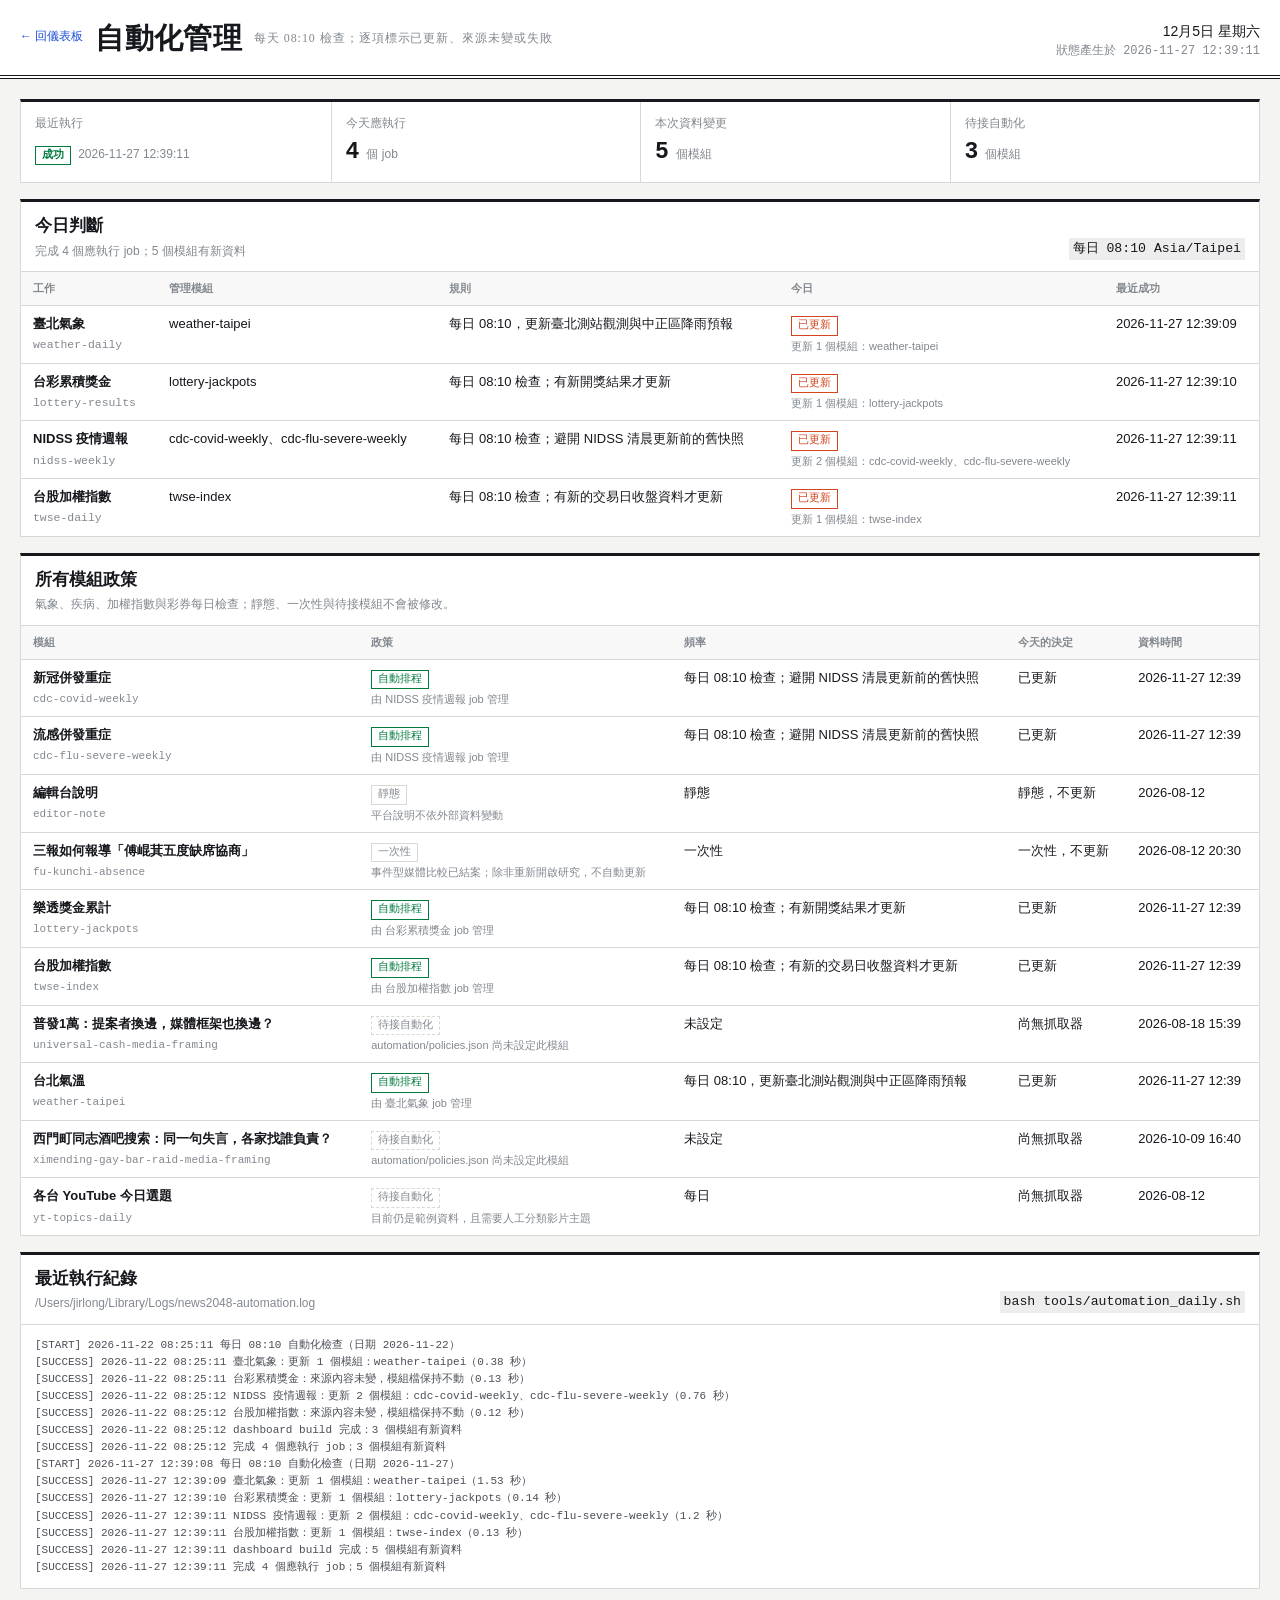
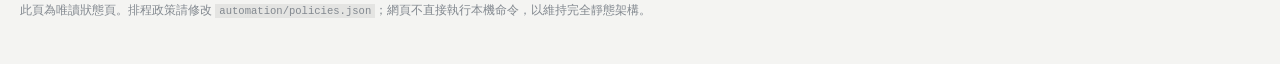
<file: automation.html>
<!DOCTYPE html>
<html lang="zh-Hant">
<head>
<meta charset="utf-8">
<meta name="viewport" content="width=device-width, initial-scale=1">
<title>自動化管理｜news2048</title>
<meta name="description" content="news2048 模組自動更新政策與執行狀態">
<link rel="icon" type="image/png" href="assets/img/favicon.png">
<link rel="stylesheet" href="assets/css/dashboard.css?v=20260814-automation">
<link rel="stylesheet" href="assets/css/automation.css?v=20260814-automation">
</head>
<body>

<header class="site-head">
  <div class="wrap automation-head-inner">
    <div class="brand">
      <a class="back-link" href="index.html">← 回儀表板</a>
      <h1>自動化管理</h1>
      <p class="tagline">每天 08:10 檢查；逐項標示已更新、來源未變或失敗</p>
    </div>
    <div class="automation-head-meta">
      <span id="automation-current-date">—</span>
      <span id="automation-generated-at">狀態尚未載入</span>
    </div>
  </div>
</header>

<main class="wrap automation-main">
  <section class="automation-summary" aria-labelledby="summary-title">
    <h2 id="summary-title" class="visually-hidden">執行摘要</h2>
    <div class="summary-cell">
      <span class="summary-label">最近執行</span>
      <strong id="last-run-status">—</strong>
      <span id="last-run-time">—</span>
    </div>
    <div class="summary-cell">
      <span class="summary-label">今天應執行</span>
      <strong id="due-job-count">—</strong>
      <span>個 job</span>
    </div>
    <div class="summary-cell">
      <span class="summary-label">本次資料變更</span>
      <strong id="changed-module-count">—</strong>
      <span>個模組</span>
    </div>
    <div class="summary-cell">
      <span class="summary-label">待接自動化</span>
      <strong id="pending-module-count">—</strong>
      <span>個模組</span>
    </div>
  </section>

  <section class="automation-section" aria-labelledby="today-plan-title">
    <div class="section-heading">
      <div>
        <h2 id="today-plan-title">今日判斷</h2>
        <p id="last-run-summary">載入中…</p>
      </div>
      <code>每日 08:10 Asia/Taipei</code>
    </div>
    <div class="automation-table-scroll">
      <table class="automation-table">
        <thead>
          <tr><th>工作</th><th>管理模組</th><th>規則</th><th>今日</th><th>最近成功</th></tr>
        </thead>
        <tbody id="job-rows"></tbody>
      </table>
    </div>
  </section>

  <section class="automation-section" aria-labelledby="module-policy-title">
    <div class="section-heading">
      <div>
        <h2 id="module-policy-title">所有模組政策</h2>
        <p>氣象、疾病、加權指數與彩券每日檢查；靜態、一次性與待接模組不會被修改。</p>
      </div>
    </div>
    <div class="automation-table-scroll">
      <table class="automation-table module-policy-table">
        <thead>
          <tr><th>模組</th><th>政策</th><th>頻率</th><th>今天的決定</th><th>資料時間</th></tr>
        </thead>
        <tbody id="module-rows"></tbody>
      </table>
    </div>
  </section>

  <section class="automation-section log-section" aria-labelledby="execution-log-title">
    <div class="section-heading">
      <div>
        <h2 id="execution-log-title">最近執行紀錄</h2>
        <p id="log-file-path">—</p>
      </div>
      <code>bash tools/automation_daily.sh</code>
    </div>
    <pre id="execution-log">尚無執行紀錄。</pre>
  </section>

  <p class="automation-note">此頁為唯讀狀態頁。排程政策請修改 <code>automation/policies.json</code>；網頁不直接執行本機命令，以維持完全靜態架構。</p>
  <div class="automation-error" id="automation-error" hidden></div>
</main>

<script src="assets/js/automation.js?v=20260814-automation"></script>
</body>
</html>
</file>
<file: assets/css/dashboard.css>
/* news2048 dashboard
   設計原則：方正、資訊密度優先、圓角與留白克制。
   顏色語意集中在 --dir-* 變數，由 JS 依模組宣告的 scheme 掛 class。 */

:root {
  --bg: #f4f4f2;
  --surface: #ffffff;
  --ink: #16181d;
  --ink-2: #4a4f57;
  --ink-3: #82888f;
  --line: #d8d8d4;
  --line-strong: #16181d;
  --accent: #1a4fd6;

  --up-red: #c8102e;      /* 台股慣例：漲 */
  --down-green: #007a3d;  /* 台股慣例：跌 */
  --hot: #d2451e;
  --cold: #1f6fb2;
  --bad: #c8102e;
  --good: #007a3d;
  --flat: #82888f;

  --font: "Avenir Next", "PingFang TC", "Noto Sans TC", "Microsoft JhengHei", sans-serif;
  --font-title: "Iowan Old Style", Baskerville, "Songti TC", "Noto Serif TC", "PMingLiU", serif;
  --mono: ui-monospace, SFMono-Regular, "SF Mono", Menlo, monospace;
}

/* 全站固定淺色，不跟隨系統深色模式。 */
:root { color-scheme: light; }


* { box-sizing: border-box; }

body {
  margin: 0;
  background: var(--bg);
  color: var(--ink);
  font-family: var(--font);
  font-size: 15px;
  line-height: 1.55;
  -webkit-font-smoothing: antialiased;
}

code {
  font-family: var(--mono);
  font-size: 0.88em;
  background: rgba(128, 128, 128, 0.14);
  padding: 1px 4px;
}

a { color: var(--accent); }

.wrap {
  max-width: 1320px;
  margin: 0 auto;
  padding: 0 20px;
}

/* ---------- header ---------- */

.site-head {
  border-bottom: 4px double var(--line-strong);
  background: var(--surface);
}

.head-inner {
  display: flex;
  align-items: center;
  justify-content: space-between;
  gap: 16px;
  padding-top: 18px;
  padding-bottom: 14px;
}


.brand {
  display: flex;
  align-items: center;
  gap: 12px;
}

.brand-logo {
  width: 44px;
  height: 44px;
  display: block;
  flex: 0 0 auto;
  border-radius: 4px;
}

.brand-text { min-width: 0; }

.brand h1 {
  margin: 0;
  font-family: var(--font-title);
  font-size: 29px;
  font-weight: 800;
  letter-spacing: 0.01em;
}

.tagline {
  margin: 0;
  color: var(--ink-3);
  font-family: var(--font-title);
  font-size: 12px;
  letter-spacing: 0.08em;
}

.build-info {
  font-family: var(--mono);
  font-size: 12px;
  color: var(--ink-3);
  text-align: right;
  white-space: nowrap;
}

.build-info span { display: block; }

.build-info .current-date {
  color: var(--ink);
  font-family: var(--font-title);
  font-size: 14px;
  font-weight: 700;
  margin-bottom: 2px;
}

.build-info .management-link {
  display: inline-block;
  color: var(--accent);
  font-family: var(--font);
  margin-top: 3px;
  text-decoration: none;
}

.build-info .management-link:hover { text-decoration: underline; }

/* ---------- filter bar ---------- */

.filter-bar {
  border-bottom: 1px solid var(--line);
  background: var(--surface);
  position: sticky;
  top: 0;
  z-index: 10;
}

.filter-inner {
  display: flex;
  align-items: center;
  justify-content: space-between;
  gap: 16px;
  padding-top: 8px;
  padding-bottom: 8px;
  flex-wrap: wrap;
}

.chips { display: flex; gap: 6px; flex-wrap: wrap; }

.chip {
  font: inherit;
  font-size: 12px;
  font-weight: 650;
  letter-spacing: 0.03em;
  padding: 3px 9px;
  border: 1px solid var(--line);
  background: transparent;
  color: var(--ink-2);
  cursor: pointer;
}

.chip:hover { border-color: var(--ink-3); }

.chip[aria-pressed="true"] {
  background: var(--ink);
  border-color: var(--ink);
  color: var(--surface);
}

.toggle {
  display: flex;
  align-items: center;
  gap: 6px;
  font-size: 13px;
  color: var(--ink-2);
  cursor: pointer;
  white-space: nowrap;
}

/* ---------- channel masonry ---------- */

.grid {
  display: grid;
  grid-template-columns: repeat(3, minmax(0, 1fr));
  grid-template-areas:
    "live-label other-label other-label"
    "live-column other-column-a other-column-b";
  column-gap: 14px;
  row-gap: 10px;
  align-items: start;
  padding: 20px 0 40px;
}

.channel-label {
  display: flex;
  align-items: center;
  justify-content: space-between;
  min-width: 0;
  padding: 0 2px 7px;
  border-bottom: 2px solid var(--line);
  color: var(--ink-2);
}

.channel-label-live { grid-area: live-label; }
.channel-label-other { grid-area: other-label; }

.channel-label-live::before {
  content: "";
  width: 6px;
  height: 6px;
  margin-right: 7px;
  background: var(--accent);
}

.channel-title {
  margin-right: auto;
  font-family: var(--font-title);
  font-size: 12px;
  font-weight: 800;
  letter-spacing: 0.12em;
}

.channel-count {
  margin-left: 10px;
  color: var(--ink-3);
  font-family: var(--mono);
  font-size: 11px;
  letter-spacing: 0;
}

.dashboard-column {
  display: grid;
  gap: 14px;
  min-width: 0;
  align-content: start;
}

.dashboard-column-live { grid-area: live-column; }
.dashboard-column-other-a { grid-area: other-column-a; }
.dashboard-column-other-b { grid-area: other-column-b; }

.dashboard-column > .card,
.dashboard-column > .card[data-size="s"],
.dashboard-column > .card[data-size="m"],
.dashboard-column > .card[data-size="l"] {
  grid-column: auto;
  min-width: 0;
  width: 100%;
}

@media (max-width: 1000px) {
  .grid {
    grid-template-columns: repeat(2, minmax(0, 1fr));
    grid-template-areas:
      "live-label other-label"
      "live-column other-column-a"
      "live-column other-column-b";
  }
}

@media (max-width: 640px) {
  .grid {
    grid-template-columns: minmax(0, 1fr);
    grid-template-areas:
      "live-label"
      "live-column"
      "other-label"
      "other-column-a"
      "other-column-b";
    row-gap: 10px;
  }

  .channel-label-other { margin-top: 8px; }
}

/* ---------- card shell ---------- */

.card {
  background: var(--surface);
  border: 1px solid var(--line);
  border-top: 2px solid var(--line-strong);
  display: flex;
  flex-direction: column;
  line-height: 1.4;
}

.card-openable {
  cursor: pointer;
  transition: transform 120ms ease, box-shadow 120ms ease, border-color 120ms ease;
}

.card-openable:hover,
.card-openable:focus-visible {
  border-color: var(--ink-3);
  box-shadow: 3px 4px 0 rgba(0, 0, 0, 0.12);
  transform: translateY(-1px);
  outline: none;
}

.card-head {
  padding: 10px 12px 8px;
  border-bottom: 1px solid var(--line);
}

.card-titles { display: flex; align-items: baseline; gap: 8px; flex-wrap: wrap; }

.card-title {
  margin: 0;
  color: var(--ink) !important;
  font-family: var(--font-title);
  font-size: 17px !important;
  font-weight: 800;
  letter-spacing: 0.01em;
}

.card-subtitle {
  font-size: 13px;
  color: var(--ink-3);
}

.card-badges {
  display: flex;
  gap: 5px;
  flex-wrap: wrap;
  margin-top: 7px;
  align-items: center;
}

.badge {
  font-size: 11px;
  line-height: 1.6;
  padding: 0 6px;
  border: 1px solid var(--line);
  color: var(--ink-3);
  font-family: var(--mono);
}

.badge.tag { border-style: solid; }
.badge.sample { border-color: var(--hot); color: var(--hot); }
.badge.reviewed { border-color: var(--good); color: var(--good); }
.badge.pending { border-style: dashed; border-color: var(--ink-3); }
.badge.date { border: none; padding: 0; margin-left: auto; }

.card-body { padding: 10px 12px; flex: 1; }

.compact-epidemic-card {
  border-top-color: var(--accent);
  justify-content: center;
  position: relative;
  align-self: start;
}

.compact-epidemic-body { padding: 12px 14px; }

.compact-epidemic-card .card-title {
  color: var(--ink) !important;
  font-family: var(--font-title);
  font-size: 15px !important;
  line-height: 1.4;
}

.compact-epidemic-summary {
  margin: 5px 0 0;
  color: var(--ink-2);
  font-size: 14px;
  line-height: 1.4;
}

.compact-epidemic-summary span {
  font-family: var(--mono);
  font-variant-numeric: tabular-nums;
  white-space: nowrap;
}

.compact-card,
.compact-lottery-card {
  border-top-color: var(--accent);
  align-self: start;
}

.compact-card-body { padding: 12px 14px; }

.compact-card .card-title {
  color: var(--ink) !important;
  font-family: var(--font-title);
  font-size: 15px !important;
  line-height: 1.4;
}

.compact-card-lines { display: grid; gap: 5px; }

.compact-card-summary {
  margin: 5px 0 0;
  color: var(--ink-2);
  font-size: 14px;
  line-height: 1.4;
}

.compact-card-lines .compact-card-summary { margin-top: 0; }

.compact-card-value,
.compact-card-summary span {
  font-family: var(--mono);
  font-variant-numeric: tabular-nums;
}


.updated-stamp {
  color: #c5c7cb;
  font-family: var(--font);
  font-weight: 400;
  font-variant-numeric: normal;
  margin-left: 0.35em;
  white-space: nowrap;
}

.compact-card-summary .updated-stamp,
.compact-epidemic-summary .updated-stamp {
  color: #c5c7cb;
  font-family: var(--font);
  font-variant-numeric: normal;
}

.compact-lottery-body { padding: 11px 14px; }

.compact-lottery-summary {
  color: var(--ink-2);
  font-size: 14px;
  margin: 0;
  white-space: nowrap;
}

.compact-lottery-summary + .compact-lottery-summary { margin-top: 5px; }

.compact-lottery-amount {
  color: var(--ink);
  font-family: var(--mono);
  font-size: 16px;
  margin-left: 2px;
}

.compact-lottery-draw { color: var(--ink-3); }

.compact-lottery-draw-today {
  color: var(--bad);
  font-weight: 700;
}

@media (max-width: 640px) {
  .compact-lottery-summary { font-size: 13px; }
  .compact-lottery-amount { font-size: 15px; }
}

.card-foot {
  padding: 7px 12px 8px;
  border-top: 1px solid var(--line);
  font-size: 12px;
  color: var(--ink-3);
  display: flex;
  gap: 10px;
  justify-content: space-between;
  flex-wrap: wrap;
}

.card-note { margin: 0; flex: 1 1 240px; }

.foot-right {
  display: flex;
  flex-direction: column;
  align-items: flex-end;
  gap: 2px;
  white-space: nowrap;
}

.fetched { font-family: var(--mono); font-size: 11px; }

.metric-step {
  font-size: 12px;
  font-family: var(--mono);
  color: var(--ink-3);
  margin-top: 3px;
}

/* ---------- delta renderer ---------- */

.metric + .metric {
  margin-top: 10px;
  padding-top: 10px;
  border-top: 1px dashed var(--line);
}

.metric-label {
  font-size: 12px;
  color: var(--ink-3);
  margin-bottom: 2px;
}

.metric-main {
  display: flex;
  align-items: baseline;
  gap: 10px;
  flex-wrap: wrap;
}

.metric-value {
  font-family: var(--mono);
  font-size: 30px;
  font-weight: 600;
  letter-spacing: -0.03em;
  font-variant-numeric: tabular-nums;
}

.metric-unit { font-size: 15px; color: var(--ink-3); margin-left: 2px; }

.metric-delta {
  font-family: var(--mono);
  font-size: 16px;
  font-weight: 600;
  font-variant-numeric: tabular-nums;
}

.metric-delta .secondary { font-size: 13px; font-weight: 400; opacity: 0.75; }

.metric-prev {
  font-size: 12px;
  color: var(--ink-3);
  font-family: var(--mono);
}

.metric-hint {
  font-size: 12px;
  margin-top: 3px;
}

.metric-context {
  margin-top: 10px;
  padding-top: 8px;
  border-top: 1px dashed var(--line);
  color: var(--ink-2);
  font-size: 13px;
}

.metric-context p { margin: 0; }
.metric-context p + p { margin-top: 3px; }

.metric-spark { margin-top: 6px; display: block; }

.metric-bars {
  margin-top: 10px;
  display: block;
  max-width: 100%;
}

.detail-modal-panel--narrow {
  width: min(480px, 100%);
}


.dir-up    { color: var(--up-red); }
.dir-down  { color: var(--down-green); }
.dir-hot   { color: var(--hot); }
.dir-cold  { color: var(--cold); }
.dir-good  { color: var(--good); }
.dir-bad   { color: var(--bad); }
.dir-flat, .dir-neutral { color: var(--flat); }

/* ---------- lottery renderer ---------- */

.lottery-list { display: grid; gap: 10px; }

.lottery-row + .lottery-row {
  border-top: 1px dashed var(--line);
  padding-top: 10px;
}

.lottery-summary,
.lottery-draw { margin: 0; }

.lottery-summary {
  color: var(--ink-2);
  font-size: 15px;
}

.lottery-name {
  color: var(--ink);
  font-weight: 700;
  margin-right: 4px;
}

.lottery-amount {
  color: var(--ink);
  font-family: var(--mono);
  font-size: 23px;
  font-variant-numeric: tabular-nums;
  letter-spacing: -0.03em;
  margin-left: 4px;
}

.lottery-draw {
  color: var(--ink-3);
  font-size: 13px;
  margin-top: 2px;
}

.lottery-draw-today {
  color: var(--bad);
  font-weight: 700;
}

/* ---------- compare renderer ---------- */

.q {
  margin: 0 0 10px;
  font-size: 14px;
  color: var(--ink-2);
  border-left: 3px solid var(--line-strong);
  padding-left: 9px;
}

.cmp-scroll { overflow-x: auto; }

table.cmp {
  border-collapse: collapse;
  width: 100%;
  font-size: 13.5px;
  min-width: 520px;
}

table.cmp th, table.cmp td {
  border: 1px solid var(--line);
  padding: 7px 9px;
  vertical-align: top;
  text-align: left;
}

table.cmp thead th {
  background: rgba(128, 128, 128, 0.08);
  font-size: 13px;
}

table.cmp tbody th {
  width: 88px;
  font-weight: 600;
  color: var(--ink-2);
  background: rgba(128, 128, 128, 0.04);
}

.subject-name { display: flex; align-items: center; gap: 6px; }

.tone {
  width: 8px;
  height: 8px;
  display: inline-block;
  flex: none;
}

.tone-neutral   { background: var(--ink-3); }
.tone-supportive{ background: var(--cold); }
.tone-critical  { background: var(--bad); }
.tone-mixed     { background: var(--hot); }

.takeaway {
  margin: 10px 0 0;
  padding: 9px 11px;
  background: rgba(128, 128, 128, 0.08);
  font-size: 13.5px;
  border-left: 3px solid var(--accent);
}

.takeaway b { font-weight: 700; }

/* ---------- list renderer ---------- */

.cols {
  display: grid;
  grid-template-columns: repeat(auto-fit, minmax(190px, 1fr));
  gap: 12px;
}

.col-head {
  font-weight: 700;
  font-size: 14px;
  padding-bottom: 5px;
  border-bottom: 2px solid var(--line-strong);
  margin-bottom: 7px;
}

.col ol { margin: 0; padding-left: 20px; }

.col li { margin-bottom: 6px; font-size: 13.5px; }

.item-meta {
  font-size: 11px;
  font-family: var(--mono);
  color: var(--ink-3);
  border: 1px solid var(--line);
  padding: 0 4px;
  margin-left: 5px;
  white-space: nowrap;
}

/* ---------- note renderer ---------- */

.note-body p { margin: 0 0 9px; font-size: 14px; line-height: 1.4; }
.note-body p:last-child { margin-bottom: 0; }
.note-body img { max-width: 100%; display: block; border: 1px solid var(--line); }
.note-caption { font-size: 12px; color: var(--ink-3); margin-top: 4px; }

/* ---------- misc ---------- */

.empty {
  text-align: center;
  color: var(--ink-3);
  padding: 60px 0;
}

.site-foot {
  border-top: 4px double var(--line);
  padding: 14px 0 30px;
  font-size: 12px;
  color: var(--ink-3);
}

.site-foot p { margin: 0; }

.error {
  border: 1px solid var(--bad);
  border-left: 4px solid var(--bad);
  padding: 12px 14px;
  margin: 20px 0;
  background: var(--surface);
}

/* ---------- detailed reading modal ---------- */

.detail-modal[hidden] { display: none; }

.detail-modal {
  position: fixed;
  inset: 0;
  z-index: 100;
  display: grid;
  place-items: center;
  padding: 20px;
}

.detail-modal-backdrop {
  position: absolute;
  inset: 0;
  background: rgba(0, 0, 0, 0.42);
}

.detail-modal-panel {
  position: relative;
  z-index: 1;
  width: min(1080px, 100%);
  max-height: min(840px, calc(100vh - 40px));
  overflow: auto;
  background: var(--bg);
  border: 2px solid var(--line-strong);
  box-shadow: 8px 10px 0 rgba(0, 0, 0, 0.28);
}

.detail-modal-head {
  position: sticky;
  top: 0;
  z-index: 2;
  padding: 10px 14px;
  border-bottom: 1px solid var(--line);
  background: var(--surface);
  display: flex;
  justify-content: space-between;
  align-items: center;
}

.detail-modal-head h2 {
  margin: 0;
  font-family: var(--font-title);
  font-size: 18px;
}

.detail-modal-close {
  width: 30px;
  height: 30px;
  padding: 0;
  border: 1px solid var(--line);
  background: transparent;
  color: var(--ink);
  font: inherit;
  font-size: 22px;
  line-height: 1;
  cursor: pointer;
}

.detail-modal-content { padding: 14px; }
.detail-modal-content > .card { cursor: default; }

.analysis-reading {
  margin-top: 18px;
  padding-top: 16px;
  border-top: 2px solid var(--line-strong);
}

.analysis-reading > h3 { margin: 0 0 12px; font-size: 18px; }
.analysis-status { color: var(--ink-3); }
.analysis-document { color: var(--ink-2); font-size: 14px; line-height: 1.55; }
.analysis-document h3 { margin: 26px 0 8px; color: var(--ink); font-size: 21px; }
.analysis-document h4 { margin: 20px 0 7px; color: var(--ink); font-size: 16px; }
.analysis-document p { margin: 0 0 10px; }
.analysis-document ul { margin: 0 0 12px; padding-left: 22px; }
.analysis-document li { margin: 4px 0; }
.analysis-document hr { border: 0; border-top: 1px solid var(--line); margin: 20px 0; }
.analysis-table-scroll { overflow-x: auto; margin: 10px 0 15px; }
.analysis-table { width: 100%; border-collapse: collapse; min-width: 520px; }
.analysis-table th, .analysis-table td { padding: 7px 9px; border: 1px solid var(--line); text-align: left; vertical-align: top; }
.analysis-table th { background: rgba(128, 128, 128, 0.08); color: var(--ink); }

@media (max-width: 640px) {
  .detail-modal { padding: 0; }
  .detail-modal-panel { max-height: 100vh; height: 100vh; border: 0; }
  .detail-modal-content { padding: 12px; }
}
</file>
<file: assets/css/automation.css>
.automation-head-inner {
  display: flex;
  align-items: flex-end;
  justify-content: space-between;
  gap: 20px;
  padding-top: 16px;
  padding-bottom: 14px;
}

.back-link {
  display: inline-block;
  font-size: 12px;
  margin-bottom: 4px;
  text-decoration: none;
}

.automation-head-meta {
  color: var(--ink-3);
  font-family: var(--mono);
  font-size: 12px;
  text-align: right;
}

.automation-head-meta span { display: block; }
.automation-head-meta span:first-child { color: var(--ink); font-family: var(--font); font-size: 14px; }

.automation-main { padding-top: 20px; padding-bottom: 50px; }

.automation-summary {
  background: var(--surface);
  border: 1px solid var(--line);
  border-top: 3px solid var(--line-strong);
  display: grid;
  grid-template-columns: repeat(4, 1fr);
}

.summary-cell { padding: 12px 14px; }
.summary-cell + .summary-cell { border-left: 1px solid var(--line); }
.summary-label { color: var(--ink-3); display: block; font-size: 12px; }
.summary-cell strong { display: inline-block; font-family: var(--mono); font-size: 23px; margin: 2px 3px 0 0; }
.summary-cell > span:last-child { color: var(--ink-3); font-size: 12px; }

.automation-section {
  background: var(--surface);
  border: 1px solid var(--line);
  border-top: 3px solid var(--line-strong);
  margin-top: 16px;
}

.section-heading {
  align-items: flex-end;
  border-bottom: 1px solid var(--line);
  display: flex;
  gap: 16px;
  justify-content: space-between;
  padding: 11px 14px;
}

.section-heading h2 { font-size: 17px; margin: 0; }
.section-heading p { color: var(--ink-3); font-size: 12px; margin: 2px 0 0; }
.section-heading code { white-space: nowrap; }

.automation-table-scroll { overflow-x: auto; }

.automation-table {
  border-collapse: collapse;
  font-size: 13px;
  min-width: 760px;
  width: 100%;
}

.automation-table th,
.automation-table td {
  border-bottom: 1px solid var(--line);
  padding: 8px 12px;
  text-align: left;
  vertical-align: top;
}

.automation-table th {
  background: rgba(128, 128, 128, 0.06);
  color: var(--ink-3);
  font-size: 11px;
  font-weight: 600;
}

.automation-table tbody tr:last-child td { border-bottom: 0; }
.automation-table code { background: none; color: var(--ink-3); padding: 0; }

.automation-badge {
  border: 1px solid var(--line);
  display: inline-block;
  font-family: var(--mono);
  font-size: 11px;
  line-height: 1.6;
  padding: 0 6px;
  white-space: nowrap;
}

.automation-badge.success,
.automation-badge.scheduled { border-color: var(--good); color: var(--good); }
.automation-badge.error { border-color: var(--bad); color: var(--bad); }
.automation-badge.due { border-color: var(--hot); color: var(--hot); }
.automation-badge.static,
.automation-badge.one_time { color: var(--ink-3); }
.automation-badge.pending { border-style: dashed; color: var(--ink-3); }

.module-title { display: block; font-weight: 650; }
.module-id { color: var(--ink-3); font-family: var(--mono); font-size: 11px; }
.policy-reason { color: var(--ink-3); display: block; font-size: 11px; margin-top: 2px; }

.log-section pre {
  color: var(--ink-2);
  font-family: var(--mono);
  font-size: 11px;
  line-height: 1.55;
  margin: 0;
  max-height: 300px;
  overflow: auto;
  padding: 12px 14px;
  white-space: pre-wrap;
}

.automation-note {
  color: var(--ink-3);
  font-size: 12px;
  margin: 12px 0 0;
}

.automation-error {
  border: 1px solid var(--bad);
  color: var(--bad);
  margin-top: 16px;
  padding: 12px 14px;
}

.visually-hidden {
  clip: rect(0 0 0 0);
  clip-path: inset(50%);
  height: 1px;
  overflow: hidden;
  position: absolute;
  white-space: nowrap;
  width: 1px;
}

@media (max-width: 760px) {
  .automation-head-inner { align-items: flex-start; }
  .automation-summary { grid-template-columns: repeat(2, 1fr); }
  .summary-cell:nth-child(3) { border-left: 0; border-top: 1px solid var(--line); }
  .summary-cell:nth-child(4) { border-top: 1px solid var(--line); }
}

@media (max-width: 520px) {
  .automation-head-inner { display: block; }
  .automation-head-meta { margin-top: 10px; text-align: left; }
  .section-heading { align-items: flex-start; display: block; }
  .section-heading code { display: inline-block; margin-top: 6px; }
}
</file>
